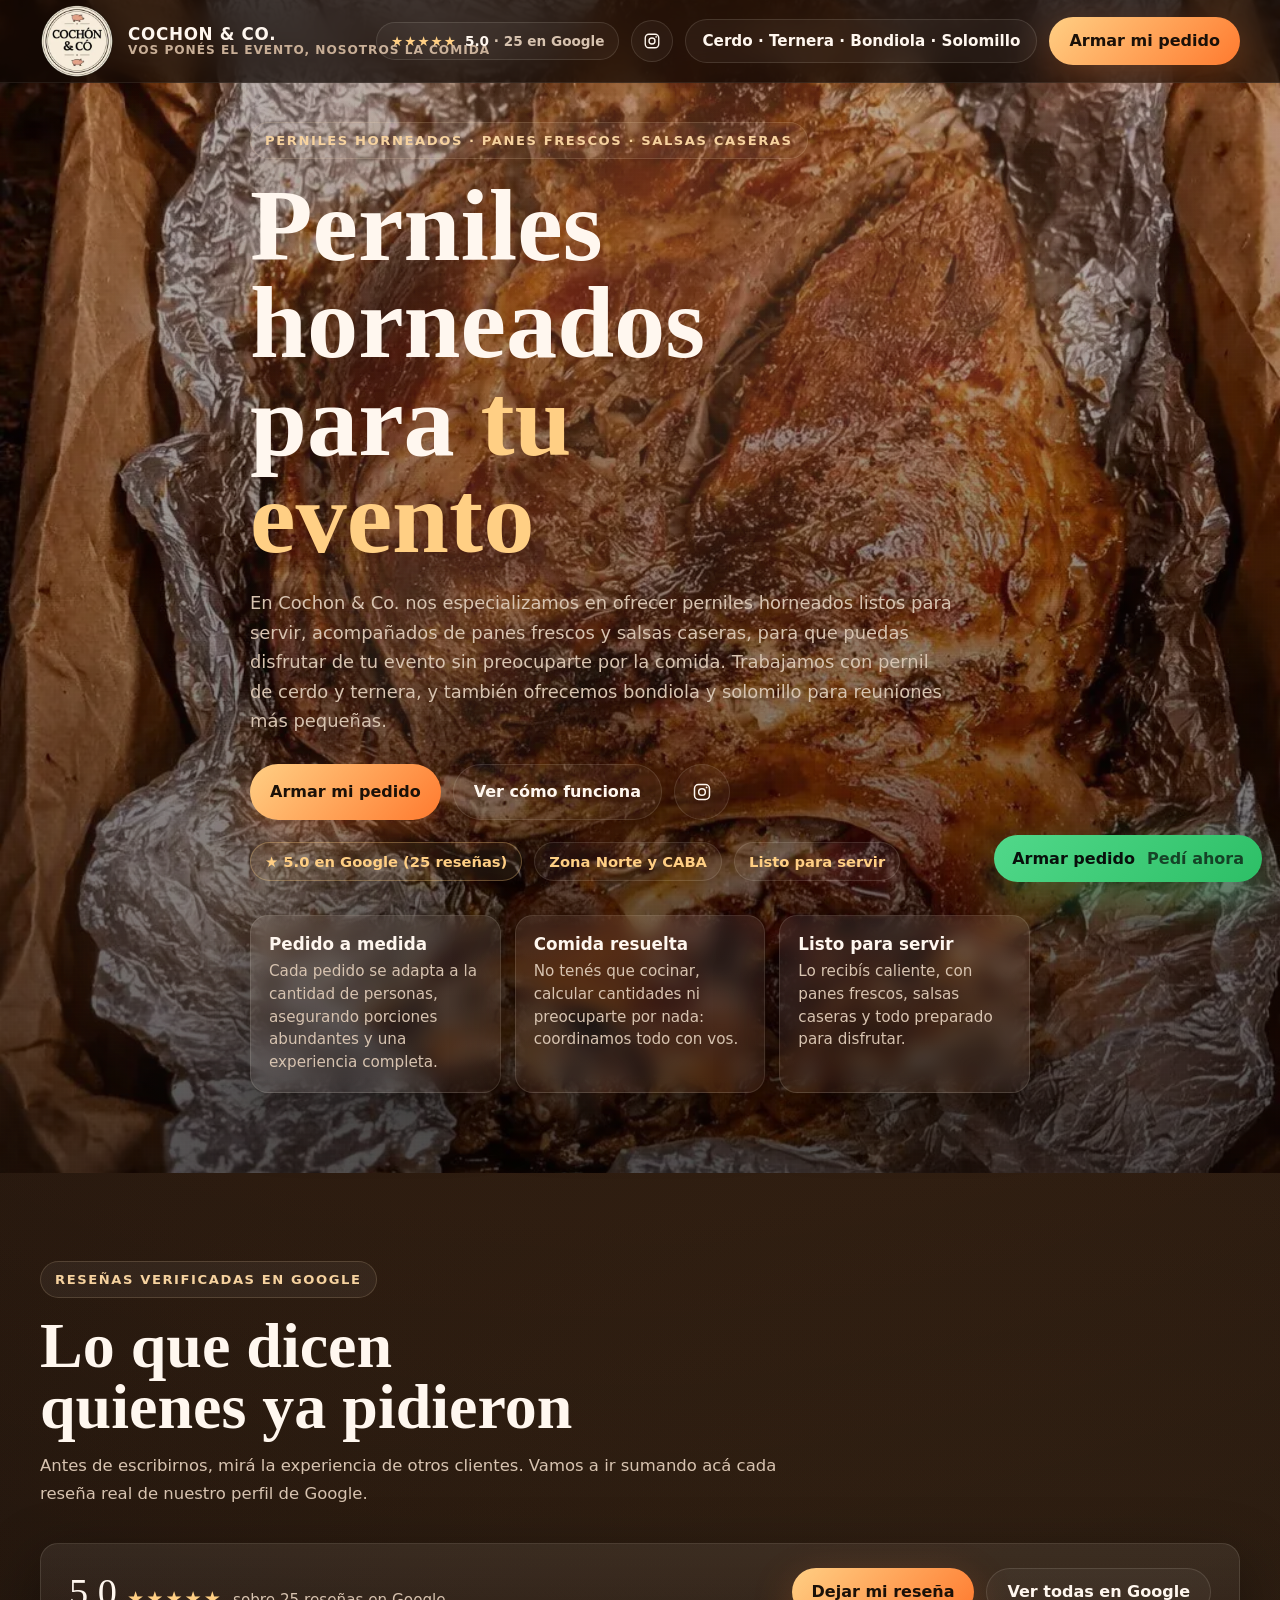
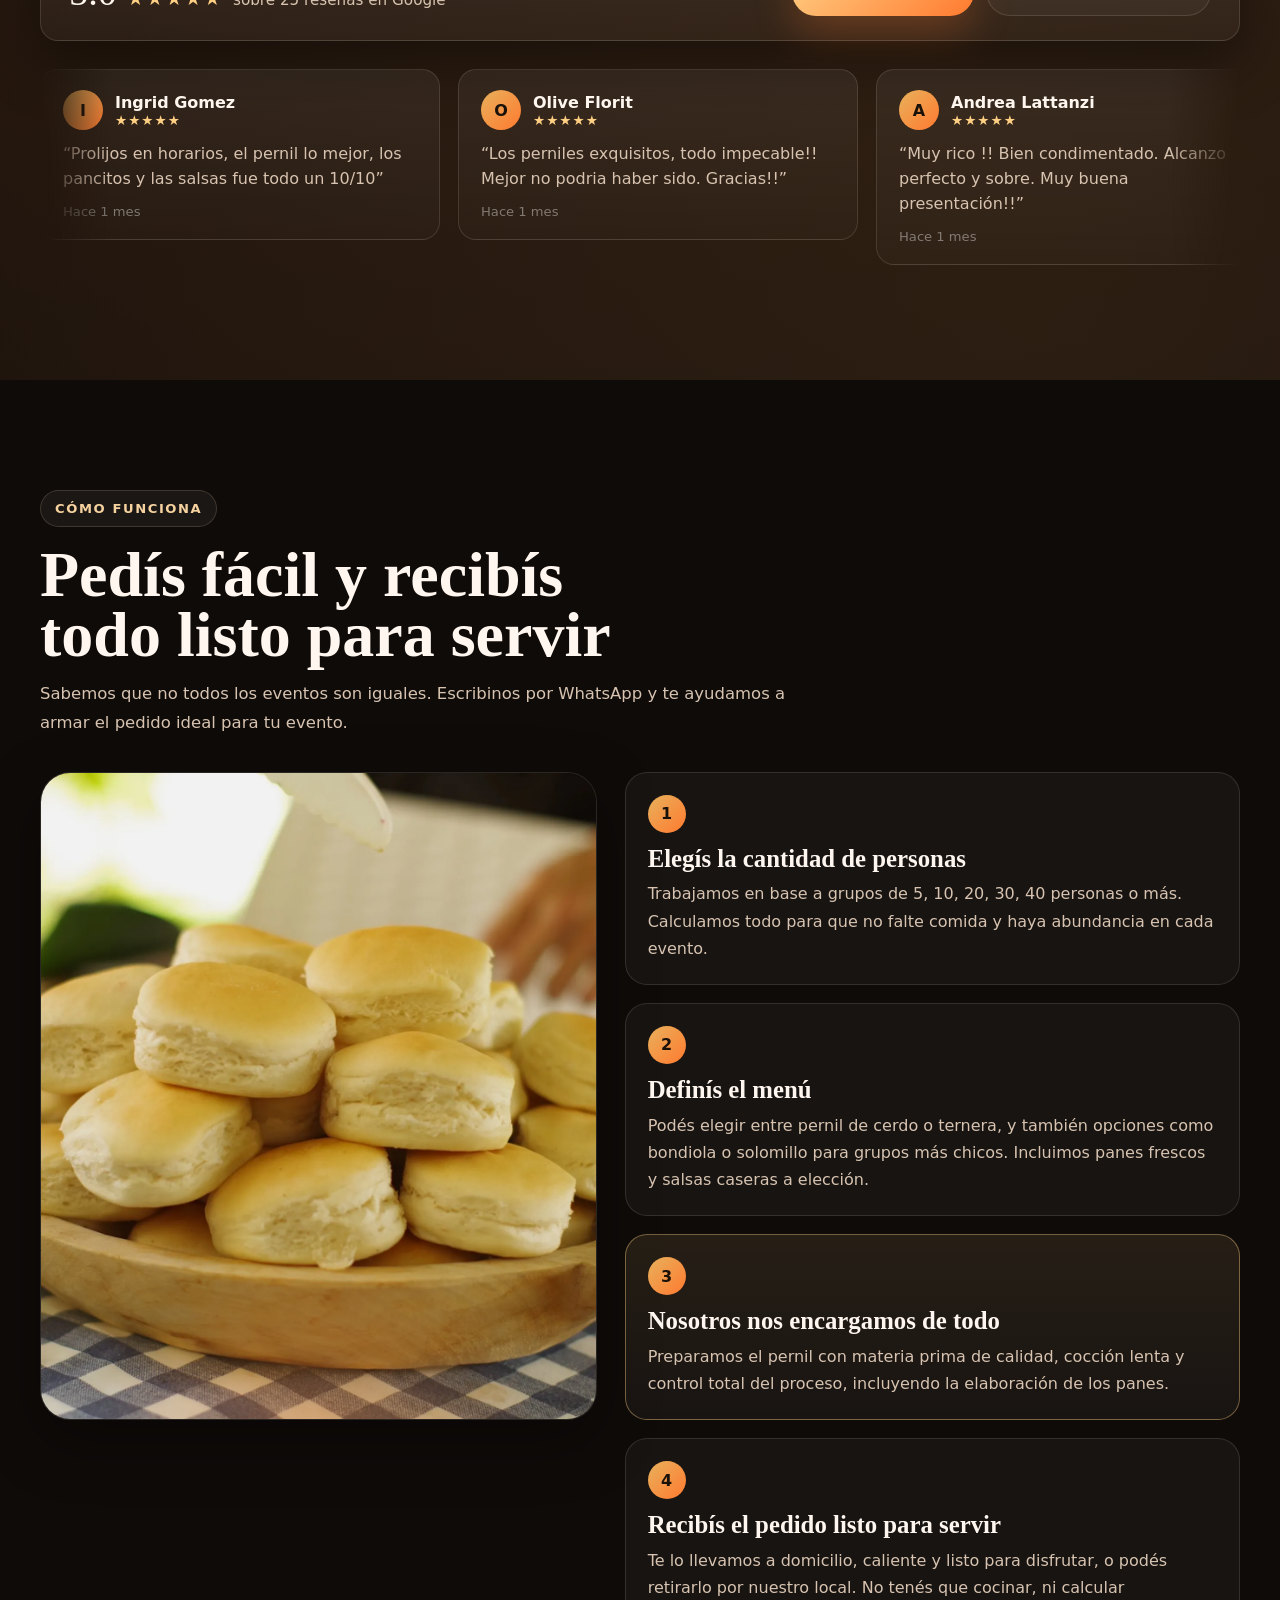
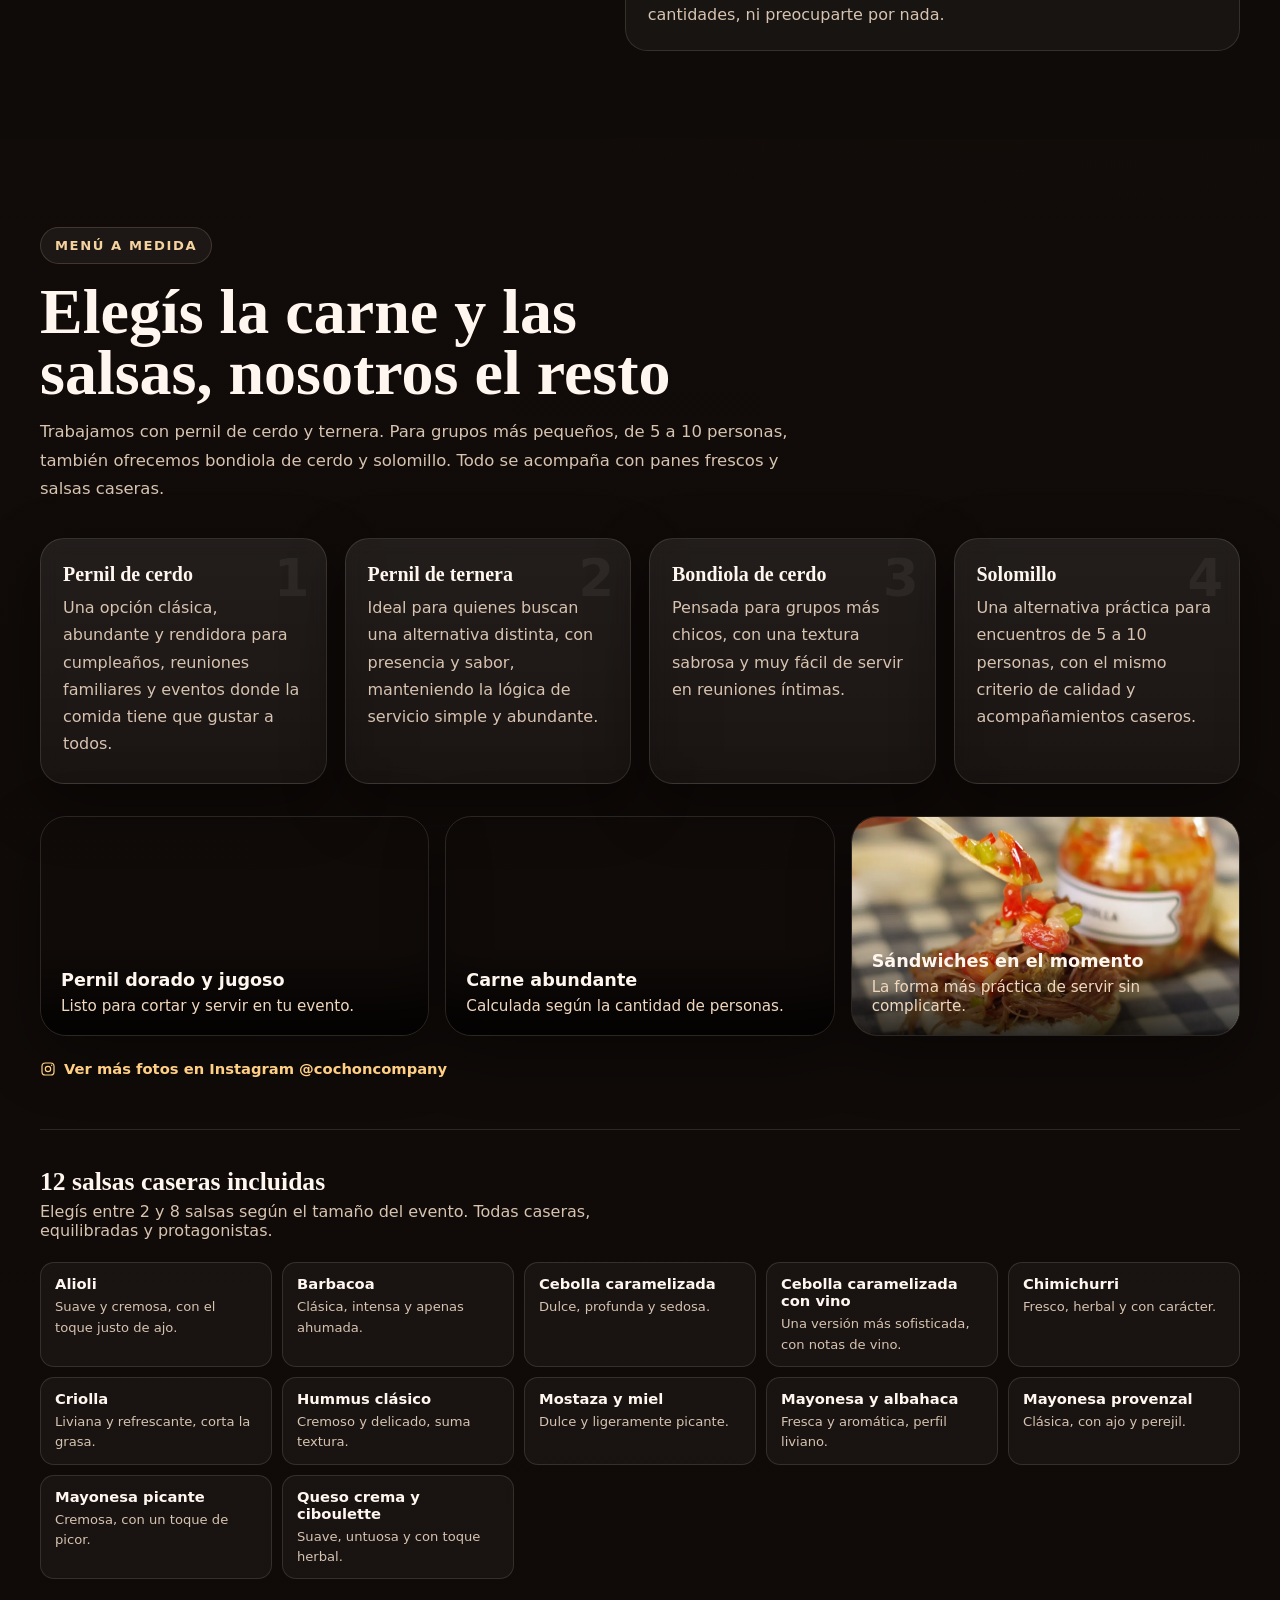
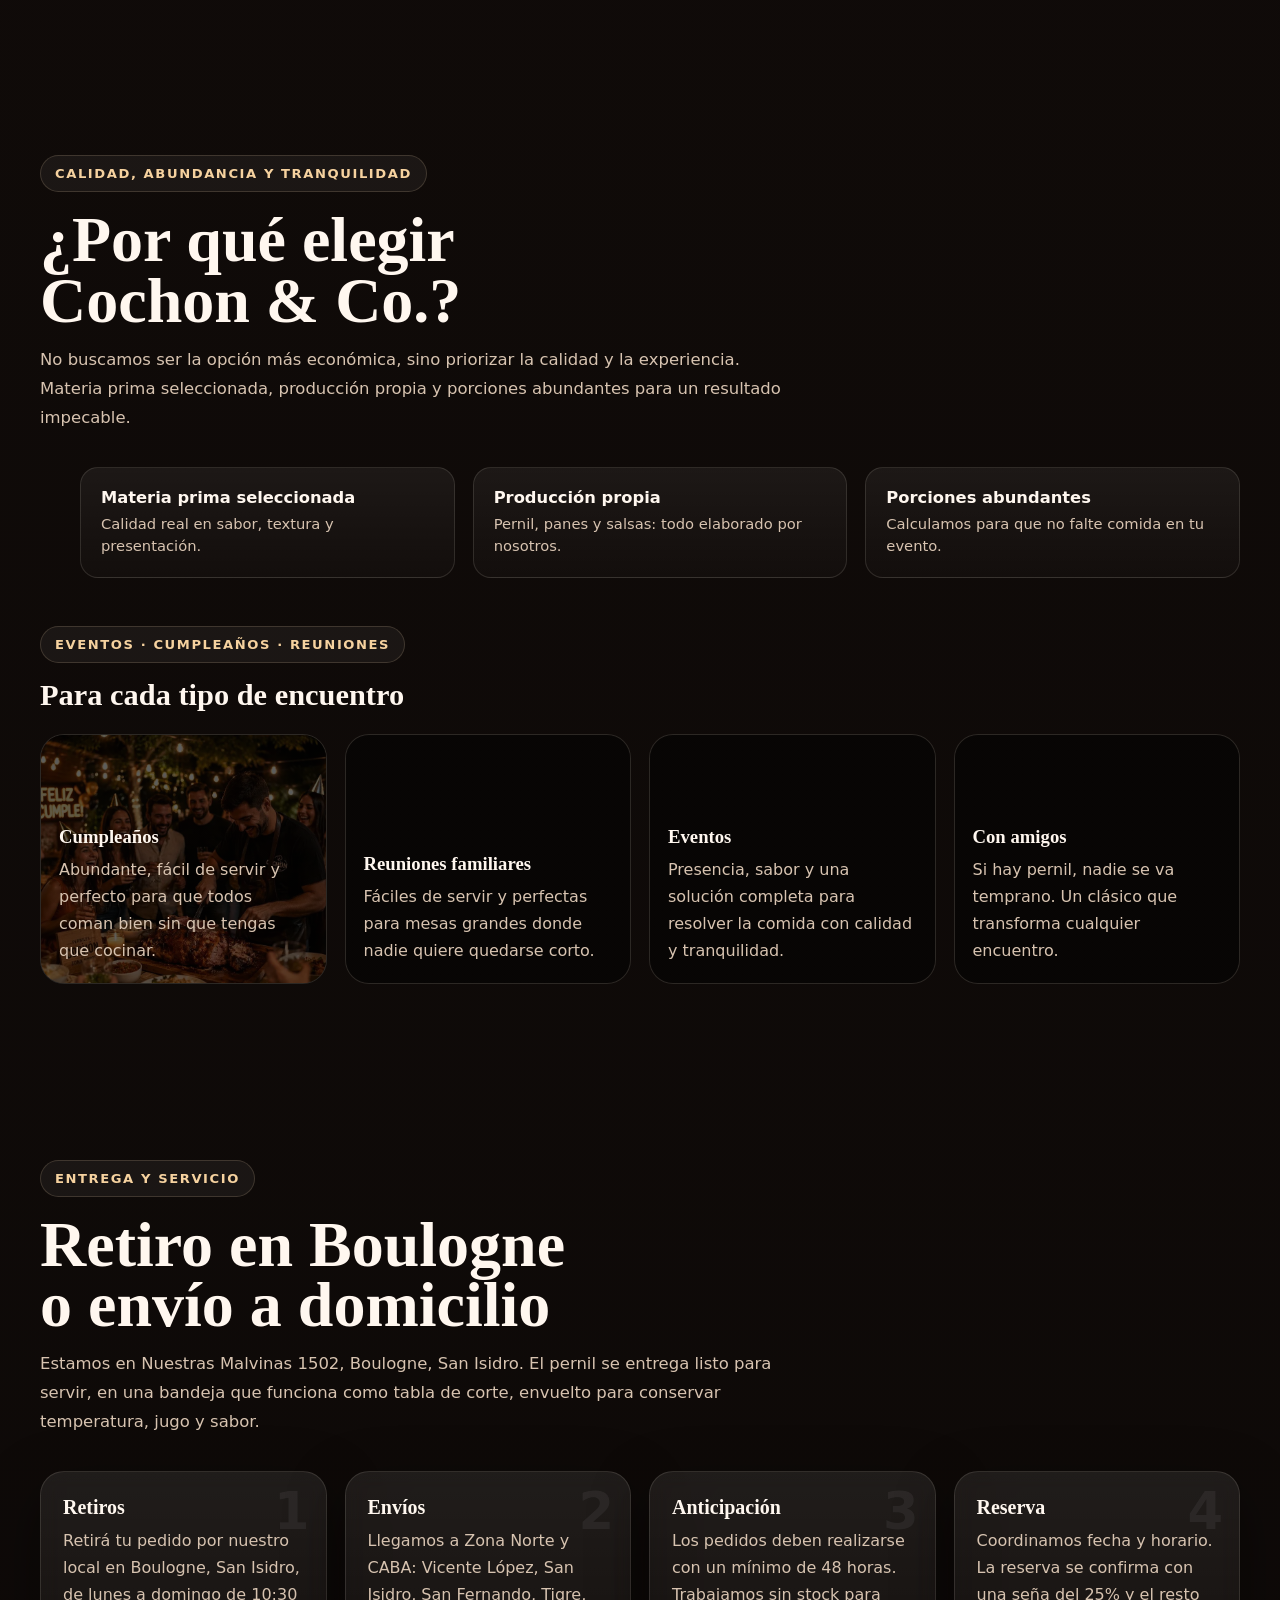
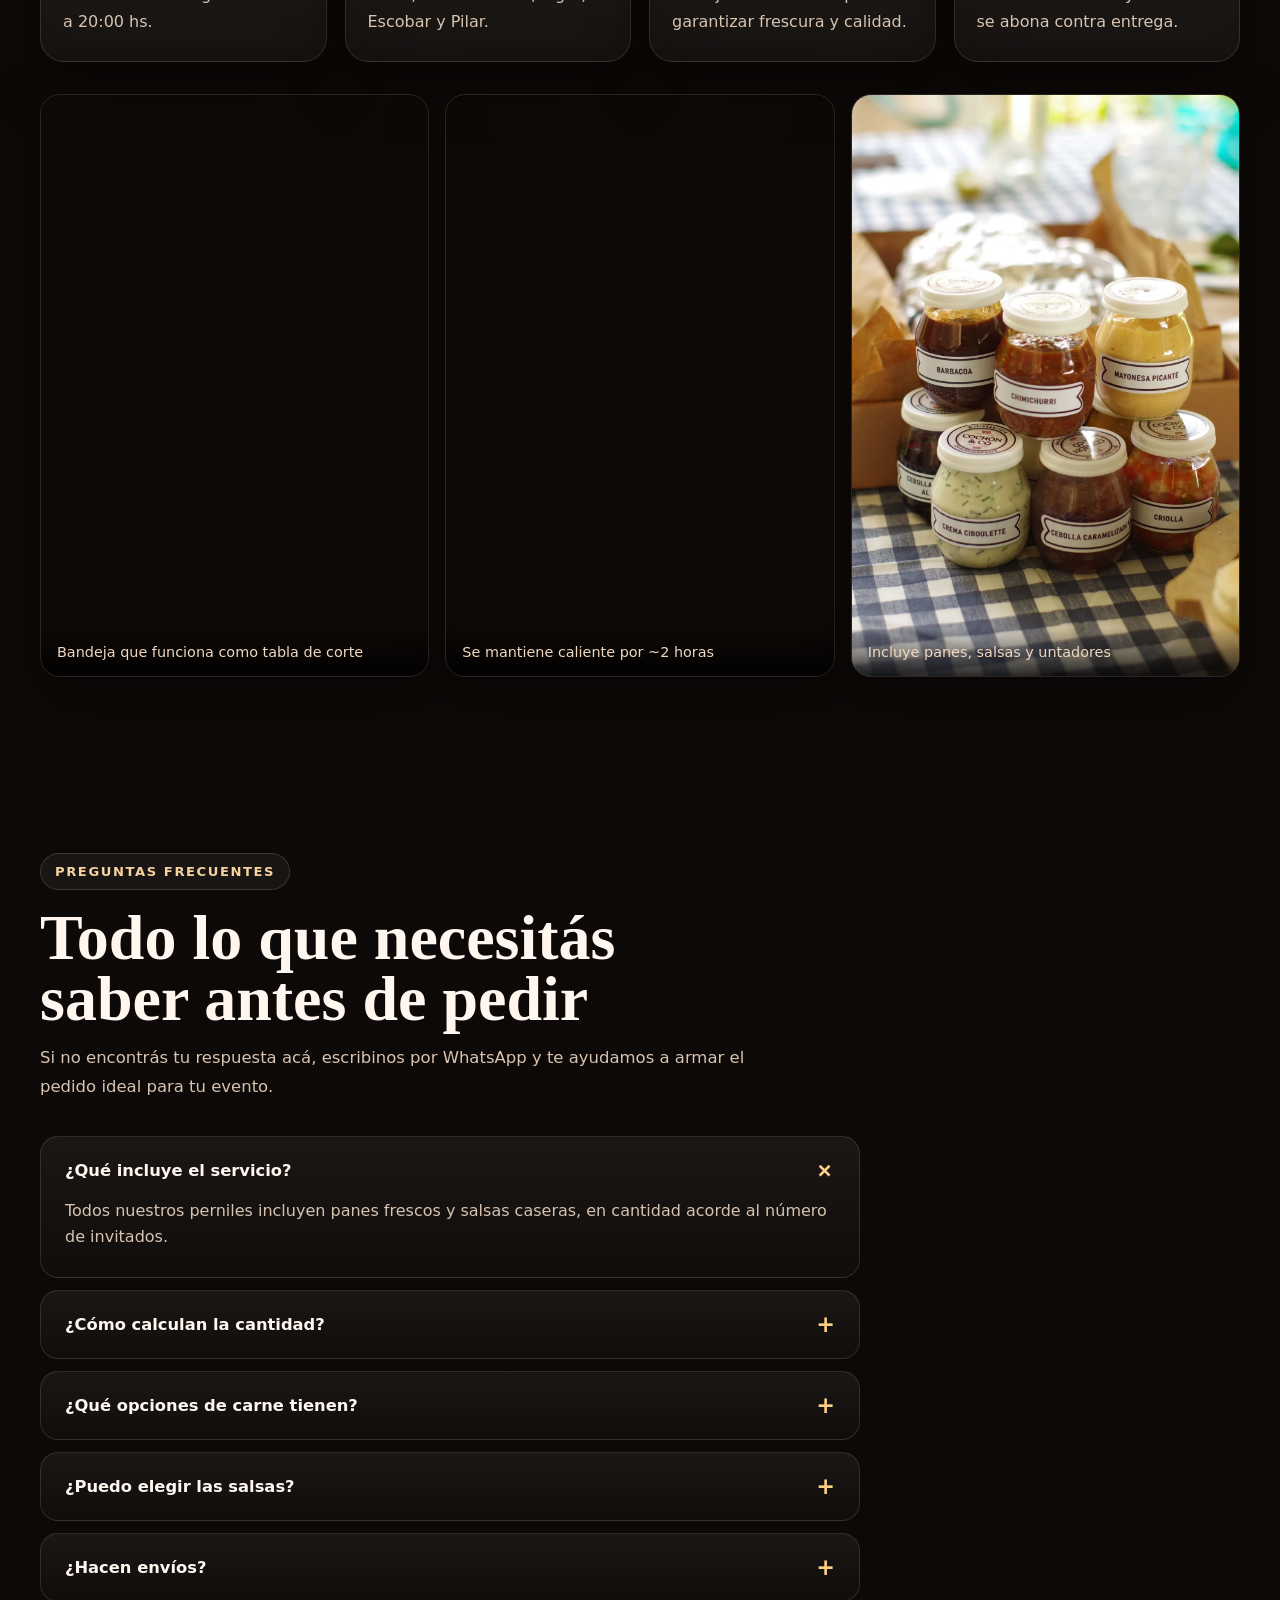
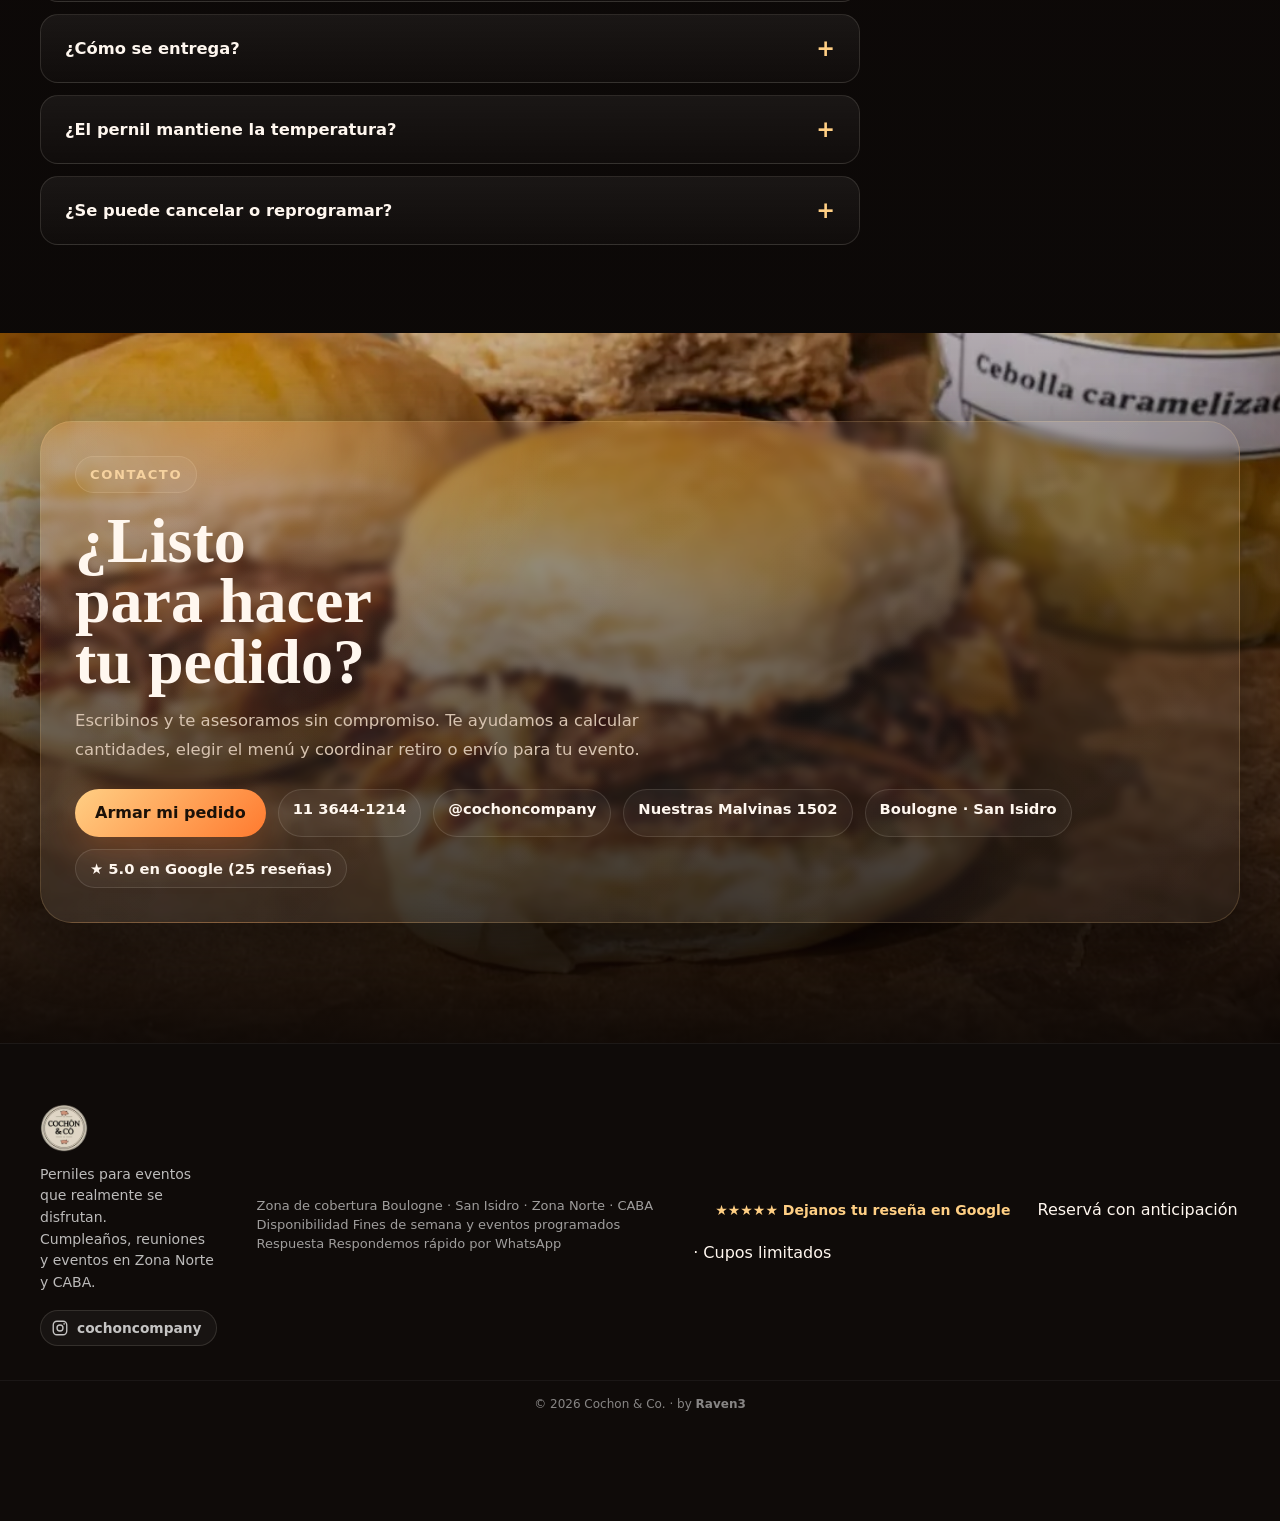
<file: index.html>
<!doctype html>
<html lang="es-AR">
  <head>
    <meta charset="UTF-8" />
    <meta
      name="viewport"
      content="width=device-width, initial-scale=1, viewport-fit=cover"
    />
    <title>Perniles para Eventos en Zona Norte y CABA | Cochon &amp; Co.</title>
    <meta
      name="description"
      content="Perniles horneados listos para servir, con panes frescos y salsas caseras. Pedí para tu evento en Zona Norte y CABA con 48hs de anticipación. 5.0★ en Google (22 reseñas)."
    />
    <meta name="robots" content="index,follow,max-image-preview:large" />
    <meta name="theme-color" content="#0f0b09" />
    <meta name="format-detection" content="telephone=no" />
    <link rel="canonical" href="https://pernilescochon.com.ar/" />

    <meta property="og:type" content="website" />
    <meta property="og:site_name" content="Cochon &amp; Co." />
    <meta property="og:locale" content="es_AR" />
    <meta
      property="og:title"
      content="Cochon &amp; Co. | Perniles para eventos"
    />
    <meta
      property="og:description"
      content="Perniles horneados para eventos, cumpleaños y reuniones. Cerdo, ternera, bondiola y solomillo, con panes frescos y salsas caseras."
    />
    <meta property="og:url" content="https://pernilescochon.com.ar/" />
    <meta
      property="og:image"
      content="https://pernilescochon.com.ar/assets/img/galeria/pernil-dorado-costra-crocante.jpg"
    />
    <meta property="og:image:width" content="1024" />
    <meta property="og:image:height" content="1365" />
    <meta name="twitter:card" content="summary_large_image" />
    <meta
      name="twitter:title"
      content="Cochon &amp; Co. | Perniles para eventos"
    />
    <meta
      name="twitter:description"
      content="Perniles horneados para eventos, cumpleaños y reuniones. Cerdo, ternera, bondiola y solomillo, con panes frescos y salsas caseras."
    />
    <meta
      name="twitter:image"
      content="https://pernilescochon.com.ar/assets/img/galeria/pernil-dorado-costra-crocante.jpg"
    />

    <link rel="icon" href="../assets/img/favicon/favicon.ico" sizes="any" />
    <link
      rel="icon"
      type="image/png"
      sizes="32x32"
      href="../assets/img/favicon/favicon-32x32.png"
    />
    <link
      rel="icon"
      type="image/png"
      sizes="16x16"
      href="../assets/img/favicon/favicon-16x16.png"
    />
    <link
      rel="apple-touch-icon"
      sizes="180x180"
      href="../assets/img/favicon/apple-touch-icon.png"
    />
    <link
      rel="preload"
      as="image"
      href="../assets/img/hero/pernil-horneado-eventos-zona-norte.webp"
      type="image/webp"
      fetchpriority="high"
    />
    <link rel="stylesheet" href="styles.css" />

    <script type="application/ld+json">
      {
        "@context": "https://schema.org",
        "@type": "FoodEstablishment",
        "name": "Cochon & Co.",
        "image": "https://pernilescochon.com.ar/assets/img/galeria/pernil-dorado-costra-crocante.jpg",
        "url": "https://pernilescochon.com.ar/",
        "telephone": "+54 9 11 3644-1214",
        "priceRange": "$$",
        "address": {
          "@type": "PostalAddress",
          "streetAddress": "Nuestras Malvinas 1502",
          "addressLocality": "Boulogne",
          "addressRegion": "Buenos Aires",
          "addressCountry": "AR"
        },
        "sameAs": [
          "https://www.instagram.com/cochoncompany",
          "https://www.google.com/maps?cid=4770668792370405659"
        ],
        "areaServed": [
          "Zona Norte",
          "CABA",
          "Vicente López",
          "San Isidro",
          "San Fernando",
          "Tigre",
          "Escobar",
          "Pilar"
        ],
        "openingHours": "Mo-Su 10:30-20:00",
        "aggregateRating": {
          "@type": "AggregateRating",
          "ratingValue": "5.0",
          "reviewCount": "22"
        },
        "description": "Perniles horneados listos para servir, con panes frescos y salsas caseras. Pedidos para eventos, cumpleaños y reuniones en Zona Norte y CABA.",
        "hasMenu": {
          "@type": "Menu",
          "name": "Menú de perniles",
          "hasMenuSection": [
            {
              "@type": "MenuSection",
              "name": "Carnes",
              "hasMenuItem": [
                { "@type": "MenuItem", "name": "Pernil de cerdo", "description": "Opción clásica, abundante y rendidora para cumpleaños, reuniones familiares y eventos." },
                { "@type": "MenuItem", "name": "Pernil de ternera", "description": "Alternativa con presencia y sabor, misma lógica de servicio simple y abundante." },
                { "@type": "MenuItem", "name": "Bondiola de cerdo", "description": "Pensada para grupos chicos, de 5 a 10 personas." },
                { "@type": "MenuItem", "name": "Solomillo", "description": "Alternativa práctica para encuentros de 5 a 10 personas." }
              ]
            },
            {
              "@type": "MenuSection",
              "name": "Acompañamientos",
              "description": "Panes frescos y salsas caseras incluidos en todos los pedidos, entre 2 y 8 salsas a elección según el tamaño del evento."
            }
          ]
        }
      }
    </script>

    <script type="application/ld+json">
      {
        "@context": "https://schema.org",
        "@type": "FAQPage",
        "mainEntity": [
          {
            "@type": "Question",
            "name": "¿Qué incluye el servicio?",
            "acceptedAnswer": {
              "@type": "Answer",
              "text": "Todos nuestros perniles incluyen panes frescos y salsas caseras, en cantidad acorde al número de invitados."
            }
          },
          {
            "@type": "Question",
            "name": "¿Cómo calculan la cantidad de comida?",
            "acceptedAnswer": {
              "@type": "Answer",
              "text": "Calculamos un promedio de 4 sándwiches por persona en grupos mixtos. Si el grupo no cae exactamente en un número redondo, ajustamos panes y coordinamos el detalle al momento del pedido."
            }
          },
          {
            "@type": "Question",
            "name": "¿Qué opciones de carne tienen?",
            "acceptedAnswer": {
              "@type": "Answer",
              "text": "Trabajamos con pernil de cerdo y ternera. Para grupos más pequeños, de 5 a 10 personas, ofrecemos bondiola de cerdo y solomillo."
            }
          },
          {
            "@type": "Question",
            "name": "¿Hacen envíos?",
            "acceptedAnswer": {
              "@type": "Answer",
              "text": "Realizamos envíos a domicilio en Zona Norte y CABA. También podés retirar tu pedido por nuestro local en Boulogne, San Isidro."
            }
          },
          {
            "@type": "Question",
            "name": "¿Con cuánta anticipación debo pedir?",
            "acceptedAnswer": {
              "@type": "Answer",
              "text": "Los pedidos deben realizarse con un mínimo de 48 horas de anticipación. Trabajamos sin stock para garantizar la frescura y calidad de cada pedido."
            }
          }
        ]
      }
    </script>
  </head>
  <body>
    <a class="skip-link" href="#inicio">Saltar al contenido</a>

    <header class="topbar">
      <div class="container topbar__inner">
        <a class="brand" href="#inicio" aria-label="Cochon &amp; Co.">
          <img
            src="../assets/img/logo/cochon-co-logo.webp"
            alt="Cochon &amp; Co."
            class="brand__logo"
            width="74"
            height="74"
            fetchpriority="high"
            decoding="async"
          />
          <div class="brand__text">
            <span class="brand__name">Cochon &amp; Co.</span>
            <span class="brand__sub">Vos ponés el evento, nosotros la comida</span>
          </div>
        </a>

        <div class="topbar__actions">
          <a
            class="rating-badge"
            data-resenas="badge"
            href="https://www.google.com/maps?cid=4770668792370405659"
            target="_blank"
            rel="noreferrer"
            aria-label="5.0 de 5 estrellas, 22 reseñas en Google"
          >
            <span class="rating-badge__stars" aria-hidden="true">★★★★★</span>
            <span class="rating-badge__text">5.0 <em>· 22 en Google</em></span>
          </a>
          <a
            class="social-icon"
            href="https://www.instagram.com/cochoncompany"
            target="_blank"
            rel="noreferrer"
            aria-label="Cochon & Co. en Instagram"
          >
            <svg viewBox="0 0 24 24" width="18" height="18" fill="none" stroke="currentColor" stroke-width="1.8" stroke-linecap="round" stroke-linejoin="round" aria-hidden="true">
              <rect x="3" y="3" width="18" height="18" rx="5" />
              <circle cx="12" cy="12" r="4" />
              <circle cx="17.5" cy="6.5" r="1.1" fill="currentColor" stroke="none" />
            </svg>
          </a>
          <div class="price-pill">Cerdo · Ternera · Bondiola · Solomillo</div>
          <a class="btn btn--primary" href="pedido.html">
            Armar mi pedido
          </a>
        </div>
      </div>
    </header>

    <main id="inicio">
      <section class="hero" aria-label="Perniles para eventos en Zona Norte y CABA">
        <div class="hero__media" aria-hidden="true">
          <video
            autoplay
            muted
            loop
            playsinline
            preload="metadata"
            poster="../assets/img/hero/pernil-horneado-eventos-zona-norte.webp"
          >
            <source src="../assets/video/video.mp4" type="video/mp4" />
          </video>
        </div>
        <div class="hero__overlay"></div>
        <div class="hero__noise"></div>
        <span class="smoke smoke--1" aria-hidden="true"></span>
        <span class="smoke smoke--2" aria-hidden="true"></span>
        <span class="smoke smoke--3" aria-hidden="true"></span>

        <div class="container hero__content">
          <div class="eyebrow">Perniles horneados · Panes frescos · Salsas caseras</div>

          <h1>Perniles horneados para <span>tu evento</span></h1>

          <p class="hero__lead">
            En Cochon &amp; Co. nos especializamos en ofrecer perniles horneados listos para servir, acompañados de panes frescos y salsas caseras, para que puedas disfrutar de tu evento sin preocuparte por la comida. Trabajamos con pernil de cerdo y ternera, y también ofrecemos bondiola y solomillo para reuniones más pequeñas.
          </p>

          <div class="hero__actions">
            <a class="btn btn--primary" href="pedido.html">
              Armar mi pedido
            </a>
            <a class="btn btn--ghost" href="#proceso">Ver cómo funciona</a>
            <a
              class="social-icon social-icon--hero"
              href="https://www.instagram.com/cochoncompany"
              target="_blank"
              rel="noreferrer"
              aria-label="Cochon & Co. en Instagram"
            >
              <svg viewBox="0 0 24 24" width="20" height="20" fill="none" stroke="currentColor" stroke-width="1.8" stroke-linecap="round" stroke-linejoin="round" aria-hidden="true">
                <rect x="3" y="3" width="18" height="18" rx="5" />
                <circle cx="12" cy="12" r="4" />
                <circle cx="17.5" cy="6.5" r="1.1" fill="currentColor" stroke="none" />
              </svg>
            </a>
          </div>

          <div class="hero__proof" aria-label="Datos clave del servicio">
            <a class="tag tag--rating" href="#resenas" data-resenas="tag">★ 5.0 en Google (22 reseñas)</a>
            <!-- <span class="tag">Desde 5 personas</span> -->
            <!-- <span class="tag">Cerdo y ternera</span> -->
            <span class="tag">Zona Norte y CABA</span>
            <span class="tag">Listo para servir</span>
          </div>

          <div class="hero__card fade-up">
            <article class="stat">
              <strong>Pedido a medida</strong>
              <span>Cada pedido se adapta a la cantidad de personas, asegurando porciones abundantes y una experiencia completa.</span>
            </article>
            <article class="stat">
              <strong>Comida resuelta</strong>
              <span>No tenés que cocinar, calcular cantidades ni preocuparte por nada: coordinamos todo con vos.</span>
            </article>
            <article class="stat">
              <strong>Listo para servir</strong>
              <span>Lo recibís caliente, con panes frescos, salsas caseras y todo preparado para disfrutar.</span>
            </article>
          </div>
        </div>
      </section>

      <section class="reviews" id="resenas">
        <div class="container">
          <div class="section-head fade-up">
            <div class="eyebrow">Reseñas verificadas en Google</div>
            <h2>Lo que dicen quienes ya pidieron</h2>
            <p>
              Antes de escribirnos, mirá la experiencia de otros clientes. Vamos a ir sumando acá cada reseña real de nuestro perfil de Google.
            </p>
          </div>

          <div class="reviews__summary fade-up">
            <div class="reviews__score">
              <span class="reviews__number" data-resenas="promedio">5.0</span>
              <span class="reviews__stars" aria-hidden="true" data-resenas="estrellas">★★★★★</span>
              <span class="reviews__count" data-resenas="total">sobre 22 reseñas en Google</span>
            </div>
            <div class="reviews__actions">
              <a
                class="btn btn--primary"
                href="https://www.google.com/maps?cid=4770668792370405659"
                target="_blank"
                rel="noreferrer"
              >
                Dejar mi reseña
              </a>
              <a
                class="btn btn--ghost"
                href="https://www.google.com/maps?cid=4770668792370405659"
                target="_blank"
                rel="noreferrer"
              >
                Ver todas en Google
              </a>
            </div>
          </div>

          <div class="reviews__marquee">
            <div class="reviews__track" id="reviewsTrack">
            <article class="review-card">
              <div class="review-card__head">
                <span class="review-card__avatar">E</span>
                <div>
                  <strong>Enzo Galindo Percaz</strong>
                  <span class="review-card__stars" aria-hidden="true">★★★★★</span>
                </div>
              </div>
              <p>“Impecable el trabajo de Fede, muy buena calidad y superó ampliamente nuestras expectativas. Les diría que es una garantía para quedar bien con todos los invitados que acudan al evento.”</p>
              <span class="review-card__date">Hace 3 días</span>
            </article>
            <article class="review-card">
              <div class="review-card__head">
                <span class="review-card__avatar">M</span>
                <div>
                  <strong>Marcela Muracciole</strong>
                  <span class="review-card__stars" aria-hidden="true">★★★★★</span>
                </div>
              </div>
              <p>“Excelente calidad, impecable servicio, puntuales en la entrega y muy buen precio. Altamente recomendable. Volveremos a contratarlos.”</p>
              <span class="review-card__date">Hace 3 días</span>
            </article>
            <article class="review-card">
              <div class="review-card__head">
                <span class="review-card__avatar">F</span>
                <div>
                  <strong>Florencia Gutierrez</strong>
                  <span class="review-card__stars" aria-hidden="true">★★★★★</span>
                </div>
              </div>
              <p>“Lo pedí para mi cumpleaños para 10 personas y fue un éxito! Inclusive sobró, los panes súper ricos y artesanales. El pernil de cerdo muy sabroso.”</p>
              <span class="review-card__date">Hace 3 semanas</span>
            </article>
            <article class="review-card">
              <div class="review-card__head">
                <span class="review-card__avatar">N</span>
                <div>
                  <strong>Nico Gomez</strong>
                  <span class="review-card__stars" aria-hidden="true">★★★★★</span>
                </div>
              </div>
              <p>“El pernil muy tierno y rico, las salsas muy buenas con el pan incluido. Excelente servicio.”</p>
              <span class="review-card__date">Hace 3 semanas</span>
            </article>
            <article class="review-card">
              <div class="review-card__head">
                <span class="review-card__avatar">S</span>
                <div>
                  <strong>Susana Acevedo Urturi</strong>
                  <span class="review-card__stars" aria-hidden="true">★★★★★</span>
                </div>
              </div>
              <p>“Un manjar!!! Todo!!!! El pernil, su punto de cocción, su sabor, las salsas, el pancito!!! IMPECABLE TODO”</p>
              <span class="review-card__date">Hace 2 meses</span>
            </article>
            <article class="review-card">
              <div class="review-card__head">
                <span class="review-card__avatar">E</span>
                <div>
                  <strong>Emilia Rodriguez Bruunet</strong>
                  <span class="review-card__stars" aria-hidden="true">★★★★★</span>
                </div>
              </div>
              <p>“La verdad que recomendadísimo, si la estás dudando pedí de acá. Hice un festejo para 60 personas y todos quedaron fascinados con el pernil. Hasta el día de hoy me siguen hablando de la comida. La presentación es hermosa y las salsas son riquísimas (recomiendo la de mostaza y miel, se acabó rapidísimo). Además la atención de Fede es muy buena!! Mi experiencia fue excelente 🙌🏻🙌🏻”</p>
              <span class="review-card__date">Hace 2 meses</span>
            </article>
            <article class="review-card">
              <div class="review-card__head">
                <span class="review-card__avatar">S</span>
                <div>
                  <strong>Sabrina Biscardi</strong>
                  <span class="review-card__stars" aria-hidden="true">★★★★★</span>
                </div>
              </div>
              <p>“Excelente! Le hice el pedido de un día para otro, y muy buena atención! Todo riquísimo!”</p>
              <span class="review-card__date">Hace 2 meses</span>
            </article>
            <article class="review-card">
              <div class="review-card__head">
                <span class="review-card__avatar">A</span>
                <div>
                  <strong>Agustina Tiscornia</strong>
                  <span class="review-card__stars" aria-hidden="true">★★★★★</span>
                </div>
              </div>
              <p>“Excelente servicio, la pata riquísima al igual que las salsas, y el pan increíble!!!!”</p>
              <span class="review-card__date">Hace 3 meses</span>
            </article>
            <article class="review-card">
              <div class="review-card__head">
                <span class="review-card__avatar">M</span>
                <div>
                  <strong>magra magra</strong>
                  <span class="review-card__stars" aria-hidden="true">★★★★★</span>
                </div>
              </div>
              <p>“Todo muy bien, rico, en horario, abundante y buena calidad!!! Lo recomiendo! Gracias chicos!”</p>
              <span class="review-card__date">Hace 4 meses</span>
            </article>
            <article class="review-card">
              <div class="review-card__head">
                <span class="review-card__avatar">M</span>
                <div>
                  <strong>Melany Petrongolo</strong>
                  <span class="review-card__stars" aria-hidden="true">★★★★★</span>
                </div>
              </div>
              <p>“Pedí bondiola braseada, muuuy rico! Súper tierna. Los pancitos y las salsas también de 10. Me lo enviaron a domicilio. Muy recomendado!”</p>
              <span class="review-card__date">Hace 5 meses</span>
            </article>
            <article class="review-card">
              <div class="review-card__head">
                <span class="review-card__avatar">N</span>
                <div>
                  <strong>Nicolas</strong>
                  <span class="review-card__stars" aria-hidden="true">★★★★★</span>
                </div>
              </div>
              <p>“Excelente calidad y servicio, todo recién hecho, espectacular, altamente recomendable, gracias.”</p>
              <span class="review-card__date">Hace 6 meses</span>
            </article>
            <article class="review-card">
              <div class="review-card__head">
                <span class="review-card__avatar">O</span>
                <div>
                  <strong>Ofelia Tellier</strong>
                  <span class="review-card__stars" aria-hidden="true">★★★★★</span>
                </div>
              </div>
              <span class="review-card__date">Hace 7 meses</span>
            </article>
            <article class="review-card">
              <div class="review-card__head">
                <span class="review-card__avatar">E</span>
                <div>
                  <strong>Eliana Buck</strong>
                  <span class="review-card__stars" aria-hidden="true">★★★★★</span>
                </div>
              </div>
              <p>“Buenísimo y riquísimo!!!! Comimos con toda mi familia después de navidades y no pudo estar mejor! Las salsas son riquísimas, se los recomiendo a todos! Gracias por la buena hospitalidad y la rica comida :)”</p>
              <span class="review-card__date">Hace 8 meses</span>
            </article>
            <article class="review-card">
              <div class="review-card__head">
                <span class="review-card__avatar">T</span>
                <div>
                  <strong>Theresa Hoffzimmer</strong>
                  <span class="review-card__stars" aria-hidden="true">★★★★★</span>
                </div>
              </div>
              <p>“Este pernil casero que probé es una verdadera joya de la cocina. Se nota que el corte de carne fue elegido con mucho cuidado. La textura del pernil estaba perfectamente tierna, jugosa y con ese punto de cocción ideal que logra deshacerse en la boca. Lo recomiendo 100% encima Fede es muy atento y puntual con los pedidos!”</p>
              <span class="review-card__date">Hace 8 meses</span>
            </article>
            <article class="review-card">
              <div class="review-card__head">
                <span class="review-card__avatar">A</span>
                <div>
                  <strong>Argos Maderas</strong>
                  <span class="review-card__stars" aria-hidden="true">★★★★★</span>
                </div>
              </div>
              <p>“Espectacular! Pedí 3 perniles para el cumpleaños sorpresa de mi papá y todos quedaron locos! Te da la opción de entrega fría o caliente, yo elegí que ya vengan calientes y vinieron listos para abrir y servir. Las salsas están muy bien logradas y el pan... el pan es una nube, una locura todo.”</p>
              <span class="review-card__date">Hace 8 meses</span>
            </article>
            <article class="review-card">
              <div class="review-card__head">
                <span class="review-card__avatar">N</span>
                <div>
                  <strong>Nati Ovalles Tellier</strong>
                  <span class="review-card__stars" aria-hidden="true">★★★★★</span>
                </div>
              </div>
              <p>“Excelente todo! Desde la atención hasta el pernil. Superó nuestras expectativas!”</p>
              <span class="review-card__date">Hace 8 meses</span>
            </article>
            <article class="review-card">
              <div class="review-card__head">
                <span class="review-card__avatar">R</span>
                <div>
                  <strong>Ruth Lack</strong>
                  <span class="review-card__stars" aria-hidden="true">★★★★★</span>
                </div>
              </div>
              <p>“Éramos poquitos y pedimos una bondiola para comer fría el 25 y fue un éxito, una textura suave con un gustito medio ahumado que le quedó excelente!! Sin dudas voy a volver a pedir una!!”</p>
              <span class="review-card__date">Hace 8 meses</span>
            </article>
            <article class="review-card">
              <div class="review-card__head">
                <span class="review-card__avatar">G</span>
                <div>
                  <strong>Guido Urruchua</strong>
                  <span class="review-card__stars" aria-hidden="true">★★★★★</span>
                </div>
              </div>
              <p>“Impecable todo, te resuelve el evento.”</p>
              <span class="review-card__date">Hace 8 meses</span>
            </article>
            <article class="review-card">
              <div class="review-card__head">
                <span class="review-card__avatar">J</span>
                <div>
                  <strong>Juan Martin Llado</strong>
                  <span class="review-card__stars" aria-hidden="true">★★★★★</span>
                </div>
              </div>
              <p>“Gracias por llegar a zona norte! De las mejores cosas que comí este 2026. Felicitaciones a los creadores de semejante producto 🎉”</p>
              <span class="review-card__date">Hace 8 meses</span>
            </article>
            <article class="review-card">
              <div class="review-card__head">
                <span class="review-card__avatar">J</span>
                <div>
                  <strong>Juan Ignacio Verona</strong>
                  <span class="review-card__stars" aria-hidden="true">★★★★★</span>
                </div>
              </div>
              <p>“Pernil, salsas y panes un 10. Pedimos para una reunión de trabajo y salió todo perfecto. Ganaron varios clientes por acá.”</p>
              <span class="review-card__date">Hace 8 meses</span>
            </article>
            <article class="review-card">
              <div class="review-card__head">
                <span class="review-card__avatar">R</span>
                <div>
                  <strong>Rodrigo Sero</strong>
                  <span class="review-card__stars" aria-hidden="true">★★★★★</span>
                </div>
              </div>
              <p>“Excelentes productos, los pedimos para un casamiento y todo perfecto! Además de buena calidad la atención fue muy buena. Recomiendo 100%”</p>
              <span class="review-card__date">Hace 8 meses</span>
            </article>
            <article class="review-card">
              <div class="review-card__head">
                <span class="review-card__avatar">P</span>
                <div>
                  <strong>Pablo de Vera</strong>
                  <span class="review-card__stars" aria-hidden="true">★★★★★</span>
                </div>
              </div>
              <p>“Excelente calidad de los productos y un sabor espectacular!! Los condimentos un 100 super recomendado!!”</p>
              <span class="review-card__date">Hace 8 meses</span>
            </article>
            </div>
          </div>
        </div>
      </section>

      <section class="story" id="proceso">
        <div class="container">
          <div class="section-head fade-up">
            <div class="eyebrow">Cómo funciona</div>
            <h2>Pedís fácil y recibís todo listo para servir</h2>
            <p>
              Sabemos que no todos los eventos son iguales. Escribinos por WhatsApp y te ayudamos a armar el pedido ideal para tu evento.
            </p>
          </div>

          <div class="story__wrap">
            <div class="story__sticky fade-up">
              <div class="story__stage">
                <img
                  class="story__image is-active"
                  src="../assets/img/galeria/pernil-preparado-para-horno.webp"
                  alt="Pernil preparado para cocción"
                  data-story-image="0"
                  width="1080"
                  height="1440"
                  decoding="async"
                />
                <img
                  class="story__image"
                  src="../assets/img/galeria/pernil-coccion-lenta.webp"
                  alt="Pernil en cocción lenta"
                  data-story-image="1"
                  width="1080"
                  height="720"
                  loading="lazy"
                  decoding="async"
                />
                <img
                  class="story__image"
                  src="../assets/img/galeria/panes-frescos-caseros.webp"
                  alt="Panes frescos para acompañar pernil"
                  data-story-image="2"
                  width="1280"
                  height="1920"
                  loading="lazy"
                  decoding="async"
                />
                <img
                  class="story__image"
                  src="../assets/img/galeria/sandwiches-pernil-armado.webp"
                  alt="Pedido de pernil listo para servir"
                  data-story-image="3"
                  width="1280"
                  height="1920"
                  loading="lazy"
                  decoding="async"
                />
                <div class="story__glow"></div>
              </div>
            </div>

            <div class="story__steps">
              <article class="step fade-up" data-step="0">
                <div class="step__n">1</div>
                <h3>Elegís la cantidad de personas</h3>
                <p>
                  Trabajamos en base a grupos de 5, 10, 20, 30, 40 personas o más. Calculamos todo para que no falte comida y haya abundancia en cada evento.
                </p>
              </article>

              <article class="step fade-up" data-step="1">
                <div class="step__n">2</div>
                <h3>Definís el menú</h3>
                <p>
                  Podés elegir entre pernil de cerdo o ternera, y también opciones como bondiola o solomillo para grupos más chicos. Incluimos panes frescos y salsas caseras a elección.
                </p>
              </article>

              <article class="step fade-up" data-step="2">
                <div class="step__n">3</div>
                <h3>Nosotros nos encargamos de todo</h3>
                <p>
                  Preparamos el pernil con materia prima de calidad, cocción lenta y control total del proceso, incluyendo la elaboración de los panes.
                </p>
              </article>

              <article class="step fade-up" data-step="3">
                <div class="step__n">4</div>
                <h3>Recibís el pedido listo para servir</h3>
                <p>
                  Te lo llevamos a domicilio, caliente y listo para disfrutar, o podés retirarlo por nuestro local. No tenés que cocinar, ni calcular cantidades, ni preocuparte por nada.
                </p>
              </article>
            </div>
          </div>
        </div>
      </section>

      <section class="menu" id="menu">
        <div class="container">
          <div class="section-head fade-up">
            <div class="eyebrow">Menú a medida</div>
            <h2>Elegís la carne y las salsas, nosotros el resto</h2>
            <p>
              Trabajamos con pernil de cerdo y ternera. Para grupos más pequeños, de 5 a 10 personas, también ofrecemos bondiola de cerdo y solomillo. Todo se acompaña con panes frescos y salsas caseras.
            </p>
          </div>

          <div class="process__grid">
            <article class="process-card fade-up" data-step="1">
              <h3>Pernil de cerdo</h3>
              <p>Una opción clásica, abundante y rendidora para cumpleaños, reuniones familiares y eventos donde la comida tiene que gustar a todos.</p>
            </article>

            <article class="process-card fade-up" data-step="2">
              <h3>Pernil de ternera</h3>
              <p>Ideal para quienes buscan una alternativa distinta, con presencia y sabor, manteniendo la lógica de servicio simple y abundante.</p>
            </article>

            <article class="process-card fade-up" data-step="3">
              <h3>Bondiola de cerdo</h3>
              <p>Pensada para grupos más chicos, con una textura sabrosa y muy fácil de servir en reuniones íntimas.</p>
            </article>

            <article class="process-card fade-up" data-step="4">
              <h3>Solomillo</h3>
              <p>Una alternativa práctica para encuentros de 5 a 10 personas, con el mismo criterio de calidad y acompañamientos caseros.</p>
            </article>
          </div>

          <div class="menu__gallery">
            <article class="gallery__item fade-up">
              <img
                src="../assets/img/galeria/pernil-dorado-costra-crocante.webp"
                alt="Pernil dorado con costra crocante"
                width="1024"
                height="1365"
                loading="lazy"
                decoding="async"
              />
              <div class="gallery__overlay">
                <strong>Pernil dorado y jugoso</strong>
                <span>Listo para cortar y servir en tu evento.</span>
              </div>
            </article>

            <article class="gallery__item fade-up">
              <img
                src="../assets/img/galeria/pernil-desmenuzado-jugoso.webp"
                alt="Pernil desmenuzado jugoso"
                width="1280"
                height="1920"
                loading="lazy"
                decoding="async"
              />
              <div class="gallery__overlay">
                <strong>Carne abundante</strong>
                <span>Calculada según la cantidad de personas.</span>
              </div>
            </article>

            <article class="gallery__item fade-up">
              <img
                src="../assets/img/galeria/sandwiches-pernil-armado.webp"
                alt="Armado de sandwiches de pernil"
                width="1280"
                height="1920"
                loading="lazy"
                decoding="async"
              />
              <div class="gallery__overlay">
                <strong>Sándwiches en el momento</strong>
                <span>La forma más práctica de servir sin complicarte.</span>
              </div>
            </article>
          </div>

          <a
            class="link-instagram fade-up"
            href="https://www.instagram.com/cochoncompany"
            target="_blank"
            rel="noreferrer"
          >
            <svg viewBox="0 0 24 24" width="16" height="16" fill="none" stroke="currentColor" stroke-width="1.8" stroke-linecap="round" stroke-linejoin="round" aria-hidden="true">
              <rect x="3" y="3" width="18" height="18" rx="5" />
              <circle cx="12" cy="12" r="4" />
              <circle cx="17.5" cy="6.5" r="1.1" fill="currentColor" stroke="none" />
            </svg>
            Ver más fotos en Instagram @cochoncompany
          </a>

          <div class="menu__sauces fade-up">
            <h3>12 salsas caseras incluidas</h3>
            <p>Elegís entre 2 y 8 salsas según el tamaño del evento. Todas caseras, equilibradas y protagonistas.</p>

            <div class="sauce-grid">
              <div class="sauce-chip"><strong>Alioli</strong><span>Suave y cremosa, con el toque justo de ajo.</span></div>
              <div class="sauce-chip"><strong>Barbacoa</strong><span>Clásica, intensa y apenas ahumada.</span></div>
              <div class="sauce-chip"><strong>Cebolla caramelizada</strong><span>Dulce, profunda y sedosa.</span></div>
              <div class="sauce-chip"><strong>Cebolla caramelizada con vino</strong><span>Una versión más sofisticada, con notas de vino.</span></div>
              <div class="sauce-chip"><strong>Chimichurri</strong><span>Fresco, herbal y con carácter.</span></div>
              <div class="sauce-chip"><strong>Criolla</strong><span>Liviana y refrescante, corta la grasa.</span></div>
              <div class="sauce-chip"><strong>Hummus clásico</strong><span>Cremoso y delicado, suma textura.</span></div>
              <div class="sauce-chip"><strong>Mostaza y miel</strong><span>Dulce y ligeramente picante.</span></div>
              <div class="sauce-chip"><strong>Mayonesa y albahaca</strong><span>Fresca y aromática, perfil liviano.</span></div>
              <div class="sauce-chip"><strong>Mayonesa provenzal</strong><span>Clásica, con ajo y perejil.</span></div>
              <div class="sauce-chip"><strong>Mayonesa picante</strong><span>Cremosa, con un toque de picor.</span></div>
              <div class="sauce-chip"><strong>Queso crema y ciboulette</strong><span>Suave, untuosa y con toque herbal.</span></div>
            </div>
          </div>
        </div>
      </section>

      <section class="why">
        <div class="container">
          <div class="section-head fade-up">
            <div class="eyebrow">Calidad, abundancia y tranquilidad</div>
            <h2>¿Por qué elegir Cochon &amp; Co.?</h2>
            <p>
              No buscamos ser la opción más económica, sino priorizar la calidad y la experiencia. Materia prima seleccionada, producción propia y porciones abundantes para un resultado impecable.
            </p>
          </div>

          <ul class="why__list fade-up">
            <li><strong>Materia prima seleccionada</strong><span>Calidad real en sabor, textura y presentación.</span></li>
            <li><strong>Producción propia</strong><span>Pernil, panes y salsas: todo elaborado por nosotros.</span></li>
            <li><strong>Porciones abundantes</strong><span>Calculamos para que no falte comida en tu evento.</span></li>
          </ul>

          <div class="section-head section-head--tight fade-up">
            <div class="eyebrow">Eventos · Cumpleaños · Reuniones</div>
            <h3>Para cada tipo de encuentro</h3>
          </div>

          <div class="occasion__grid">
            <article class="occasion fade-up">
              <div class="occasion__media">
                <img
                  src="../assets/img/ocasiones/perniles-para-cumpleanos.webp"
                  alt="Perniles para cumpleaños"
                  width="900"
                  height="720"
                  loading="lazy"
                  decoding="async"
                />
              </div>
              <div class="occasion__body">
                <h3>Cumpleaños</h3>
                <p>Abundante, fácil de servir y perfecto para que todos coman bien sin que tengas que cocinar.</p>
              </div>
            </article>

            <article class="occasion fade-up">
              <div class="occasion__media">
                <img
                  src="../assets/img/ocasiones/perniles-reuniones-familiares.webp"
                  alt="Perniles para reuniones familiares"
                  width="900"
                  height="720"
                  loading="lazy"
                  decoding="async"
                />
              </div>
              <div class="occasion__body">
                <h3>Reuniones familiares</h3>
                <p>Fáciles de servir y perfectas para mesas grandes donde nadie quiere quedarse corto.</p>
              </div>
            </article>

            <article class="occasion fade-up">
              <div class="occasion__media">
                <img
                  src="../assets/img/ocasiones/perniles-para-eventos.webp"
                  alt="Perniles para eventos"
                  width="900"
                  height="720"
                  loading="lazy"
                  decoding="async"
                />
              </div>
              <div class="occasion__body">
                <h3>Eventos</h3>
                <p>Presencia, sabor y una solución completa para resolver la comida con calidad y tranquilidad.</p>
              </div>
            </article>

            <article class="occasion fade-up">
              <div class="occasion__media">
                <img
                  src="../assets/img/ocasiones/perniles-reuniones-amigos.webp"
                  alt="Perniles para reuniones con amigos"
                  width="900"
                  height="720"
                  loading="lazy"
                  decoding="async"
                />
              </div>
              <div class="occasion__body">
                <h3>Con amigos</h3>
                <p>Si hay pernil, nadie se va temprano. Un clásico que transforma cualquier encuentro.</p>
              </div>
            </article>
          </div>
        </div>
      </section>

      <section class="delivery" id="envios">
        <div class="container">
          <div class="section-head fade-up">
            <div class="eyebrow">Entrega y servicio</div>
            <h2>Retiro en Boulogne o envío a domicilio</h2>
            <p>
              Estamos en Nuestras Malvinas 1502, Boulogne, San Isidro. El pernil se entrega listo para servir, en una bandeja que funciona como tabla de corte, envuelto para conservar temperatura, jugo y sabor.
            </p>
          </div>

          <div class="process__grid">
            <article class="process-card fade-up" data-step="1">
              <h3>Retiros</h3>
              <p>Retirá tu pedido por nuestro local en Boulogne, San Isidro, de lunes a domingo de 10:30 a 20:00 hs.</p>
            </article>

            <article class="process-card fade-up" data-step="2">
              <h3>Envíos</h3>
              <p>Llegamos a Zona Norte y CABA: Vicente López, San Isidro, San Fernando, Tigre, Escobar y Pilar.</p>
            </article>

            <article class="process-card fade-up" data-step="3">
              <h3>Anticipación</h3>
              <p>Los pedidos deben realizarse con un mínimo de 48 horas. Trabajamos sin stock para garantizar frescura y calidad.</p>
            </article>

            <article class="process-card fade-up" data-step="4">
              <h3>Reserva</h3>
              <p>Coordinamos fecha y horario. La reserva se confirma con una seña del 25% y el resto se abona contra entrega.</p>
            </article>
          </div>

          <div class="delivery__strip fade-up">
            <div class="delivery__point">
              <img src="../assets/img/entrega/pernil-bandeja-tabla-corte.webp" alt="Pernil en bandeja para corte" width="1080" height="1440" loading="lazy" decoding="async" />
              <span>Bandeja que funciona como tabla de corte</span>
            </div>
            <div class="delivery__point">
              <img src="../assets/img/entrega/pernil-caliente-listo-para-servir.webp" alt="Pernil caliente listo para entrega a domicilio en Zona Norte y CABA" width="1080" height="1440" loading="lazy" decoding="async" />
              <span>Se mantiene caliente por ~2 horas</span>
            </div>
            <div class="delivery__point">
              <img src="../assets/img/entrega/salsas-caseras-untadores.webp" alt="Salsas caseras y untadores" width="1280" height="1920" loading="lazy" decoding="async" />
              <span>Incluye panes, salsas y untadores</span>
            </div>
          </div>
        </div>
      </section>

      <section id="faq">
        <div class="container">
          <div class="section-head fade-up">
            <div class="eyebrow">Preguntas frecuentes</div>
            <h2>Todo lo que necesitás saber antes de pedir</h2>
            <p>
              Si no encontrás tu respuesta acá, escribinos por WhatsApp y te ayudamos a armar el pedido ideal para tu evento.
            </p>
          </div>

          <div class="accordion fade-up">
            <details class="accordion__item" open>
              <summary>¿Qué incluye el servicio?</summary>
              <p>Todos nuestros perniles incluyen panes frescos y salsas caseras, en cantidad acorde al número de invitados.</p>
            </details>
            <details class="accordion__item">
              <summary>¿Cómo calculan la cantidad?</summary>
              <p>Calculamos un promedio de 4 sándwiches por persona en grupos mixtos. Si tu grupo no cae en un número redondo, ajustamos panes y coordinamos el detalle con vos.</p>
            </details>
            <details class="accordion__item">
              <summary>¿Qué opciones de carne tienen?</summary>
              <p>Trabajamos con pernil de cerdo y ternera. Para grupos más pequeños, ofrecemos bondiola de cerdo y solomillo.</p>
            </details>
            <details class="accordion__item">
              <summary>¿Puedo elegir las salsas?</summary>
              <p>Sí. Podés elegir entre nuestras 12 salsas caseras. La cantidad incluida va de 2 a 8 según el tamaño del evento: desde 2 salsas para grupos de 5 a 10 personas, hasta 8 para eventos de 100.</p>
            </details>
            <details class="accordion__item">
              <summary>¿Hacen envíos?</summary>
              <p>Realizamos envíos a domicilio en Zona Norte y CABA. También podés retirar tu pedido por nuestro local en Boulogne.</p>
            </details>
            <details class="accordion__item">
              <summary>¿Cómo se entrega?</summary>
              <p>Se entrega listo para servir, en bandeja que funciona como tabla de corte, envuelto para conservar temperatura, jugo y sabor.</p>
            </details>
            <details class="accordion__item">
              <summary>¿El pernil mantiene la temperatura?</summary>
              <p>Sí, el envoltorio permite conservar el calor por aproximadamente 2 horas.</p>
            </details>
            <details class="accordion__item">
              <summary>¿Se puede cancelar o reprogramar?</summary>
              <p>La seña no es reembolsable. El pedido puede reprogramarse con previo aviso de 12 a 24 horas, sujeto a disponibilidad.</p>
            </details>
          </div>
        </div>
      </section>

      <section class="cta" id="contacto">
        <div class="cta__media" aria-hidden="true">
          <video
            autoplay
            muted
            loop
            playsinline
            preload="metadata"
            poster="../assets/img/cta/sandwich-pernil-cta.webp"
          >
            <source src="../assets/video/video2.mp4" type="video/mp4" />
          </video>
        </div>
        <div class="container">
          <div class="cta__box fade-up">
            <div class="eyebrow">Contacto</div>
            <h2>¿Listo para hacer tu pedido?</h2>
            <p>
              Escribinos y te asesoramos sin compromiso. Te ayudamos a calcular cantidades, elegir el menú y coordinar retiro o envío para tu evento.
            </p>

            <div class="cta-row">
              <a class="btn btn--primary" href="pedido.html">
                Armar mi pedido
              </a>
              <span class="mini-pill">11 3644-1214</span>
              <a
                class="mini-pill mini-pill--link"
                href="https://www.instagram.com/cochoncompany"
                target="_blank"
                rel="noreferrer"
              >
                <!-- <svg viewBox="0 0 24 24" width="14" height="14" fill="none" stroke="currentColor" stroke-width="1.8" stroke-linecap="round" stroke-linejoin="round" aria-hidden="true">
                  <rect x="3" y="3" width="18" height="18" rx="5" />
                  <circle cx="12" cy="12" r="4" />
                  <circle cx="17.5" cy="6.5" r="1.1" fill="currentColor" stroke="none" />
                </svg> -->
                @cochoncompany
              </a>
              <span class="mini-pill">Nuestras Malvinas 1502</span>
              <span class="mini-pill">Boulogne · San Isidro</span>
              <a
                class="mini-pill mini-pill--link"
                data-resenas="tag"
                href="https://www.google.com/maps?cid=4770668792370405659"
                target="_blank"
                rel="noreferrer"
              >
                ★ 5.0 en Google (22 reseñas)
              </a>
            </div>
          </div>
        </div>
      </section>
    </main>

  <footer class="footer">
  <div class="container footer__inner">

    <!-- BRAND -->
    <div class="footer__brand">
      <img
        src="../assets/img/logo/cochon-co-logo.webp"
        alt="Cochon &amp; Co."
        class="footer__logo"
        width="48"
        height="48"
        loading="lazy"
        decoding="async"
      />
      <p class="footer__tagline">
        Perniles para eventos que realmente se disfrutan.
      </p>
      <p class="footer__sub">
        Cumpleaños, reuniones y eventos en Zona Norte y CABA.
      </p>
      <a
        class="social-icon social-icon--footer"
        href="https://www.instagram.com/cochoncompany"
        target="_blank"
        rel="noreferrer"
        aria-label="Cochon & Co. en Instagram"
      >
        <svg viewBox="0 0 24 24" width="18" height="18" fill="none" stroke="currentColor" stroke-width="1.8" stroke-linecap="round" stroke-linejoin="round" aria-hidden="true">
          <rect x="3" y="3" width="18" height="18" rx="5" />
          <circle cx="12" cy="12" r="4" />
          <circle cx="17.5" cy="6.5" r="1.1" fill="currentColor" stroke="none" />
        </svg>
        <span>cochoncompany</span>
      </a>
    </div>

    <!-- INFO -->
    <div class="footer__info">
      <div class="footer__item">
        <span class="footer__label">Zona de cobertura</span>
        <span>Boulogne · San Isidro · Zona Norte · CABA</span>
      </div>

      <div class="footer__item">
        <span class="footer__label">Disponibilidad</span>
        <span>Fines de semana y eventos programados</span>
      </div>

      <div class="footer__item">
        <span class="footer__label">Respuesta</span>
        <span>Respondemos rápido por WhatsApp</span>
      </div>
    </div>

    <!-- CTA -->
    <div class="footer__cta">
      <a
        class="footer__review-link"
        href="https://www.google.com/maps?cid=4770668792370405659"
        target="_blank"
        rel="noreferrer"
      >
        ★★★★★ Dejanos tu reseña en Google
      </a>
      <span class="footer__cta-note">
        Reservá con anticipación · Cupos limitados
      </span>
    </div>

  </div>

  <!-- BOTTOM -->
  <div class="footer__bottom">
    <span>© 2026 Cochon &amp; Co.</span>
    <span class="footer__sep">·</span>
    <span
      >by
      <a href="https://raven3.com.ar/webs-para-restaurantes" target="_blank" rel="noreferrer nofollow"
        ><strong>Raven3</strong></a
      ></span
    >
  </div>
</footer>

    <a
      class="whatsapp-float"
      href="pedido.html"
      aria-label="Armar mi pedido"
    >
      <span>Armar pedido</span>
      <span>Pedí ahora</span>
    </a>

    <script src="resenas.js?v=20261006" defer></script>
    <script src="main.js?v=20261006" defer></script>
  </body>
</html>
</file>
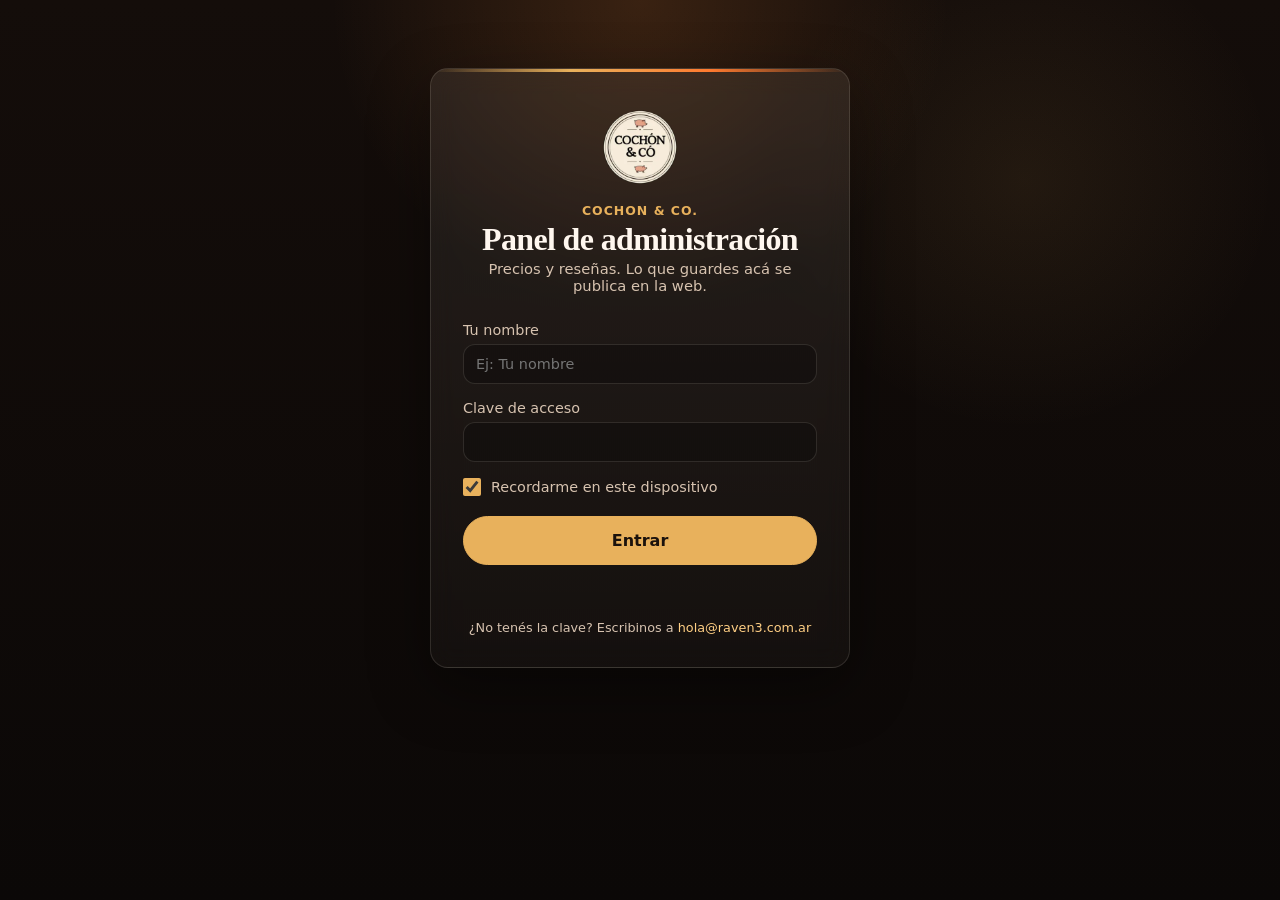
<file: admin.html>
<!doctype html>
<html lang="es">
  <head>
    <meta charset="utf-8" />
    <meta name="viewport" content="width=device-width, initial-scale=1" />
    <meta name="robots" content="noindex, nofollow" />
    <title>Panel · Cochon & Co.</title>
    <link rel="icon" href="assets/img/favicon/favicon.ico" sizes="any" />
    <link rel="stylesheet" href="styles.css" />
    <style>
      body {
        min-height: 100vh;
        background-attachment: fixed;
      }
      .adm {
        max-width: 980px;
        margin: 0 auto;
        padding: 32px 16px 120px;
      }
      /* styles.css le da 88px de padding a todo <section>; acá no. */
      .adm section {
        padding: 0;
      }
      .adm .adm__card {
        padding: 24px;
      }
      .adm h1 {
        font-size: clamp(1.6rem, 4vw, 2.2rem);
        letter-spacing: -0.02em;
      }
      .adm__muted {
        color: var(--muted);
        font-size: 0.92rem;
      }
      .adm__card {
        background: var(--panel);
        border: 1px solid var(--line);
        border-radius: var(--radius-sm);
        padding: 24px;
      }
      .adm__brand {
        display: block;
        color: var(--accent);
        font-weight: 700;
        letter-spacing: 0.08em;
        text-transform: uppercase;
        font-size: 0.78rem;
        margin-bottom: 8px;
      }

      /* Login */
      .adm .adm-login {
        position: relative;
        max-width: 420px;
        margin: max(4vh, 16px) auto 0;
        padding: 40px 32px 32px;
        text-align: center;
        background: linear-gradient(180deg, rgba(255, 246, 236, 0.08), rgba(255, 246, 236, 0.03));
        box-shadow: var(--shadow);
        backdrop-filter: blur(12px);
        overflow: hidden;
      }
      .adm-login::before {
        content: "";
        position: absolute;
        inset: 0 0 auto;
        height: 3px;
        background: linear-gradient(90deg, transparent, var(--accent), var(--hot), transparent);
      }
      .adm-login__logo {
        width: 76px;
        height: auto;
        margin: 0 auto 18px;
      }
      .adm-login .adm__brand {
        margin-bottom: 6px;
      }
      .adm-login h1 {
        font-size: 2rem;
      }
      .adm-login__sub {
        margin-top: 6px;
      }
      .adm-login form {
        display: grid;
        gap: 16px;
        margin-top: 28px;
        text-align: left;
      }
      .adm-login .adm-check {
        display: flex;
        align-items: center;
        gap: 10px;
        cursor: pointer;
      }
      .adm .adm-check input {
        flex: none;
        width: 18px;
        height: 18px;
        margin: 0;
        accent-color: var(--accent);
      }
      .adm-login .adm-btn--primary {
        margin-top: 4px;
        padding: 14px 20px;
        font-size: 1rem;
      }
      .adm-login__foot {
        margin-top: 20px;
        font-size: 0.8rem;
      }
      .adm-login__foot a {
        color: var(--accent-2);
        text-underline-offset: 2px;
      }
      .adm-login__foot a:hover {
        color: var(--accent);
      }
      .adm label {
        display: grid;
        gap: 6px;
        font-size: 0.9rem;
        color: var(--muted);
      }
      .adm input,
      .adm textarea {
        font: inherit;
        color: var(--text);
        background: rgba(0, 0, 0, 0.25);
        border: 1px solid var(--line);
        border-radius: 12px;
        padding: 11px 12px;
        width: 100%;
      }
      .adm input:focus,
      .adm textarea:focus {
        outline: 2px solid var(--accent);
        outline-offset: 1px;
        border-color: transparent;
      }
      .adm input:disabled {
        opacity: 0.35;
      }
      .adm-btn {
        font: inherit;
        font-weight: 700;
        cursor: pointer;
        border-radius: 999px;
        padding: 11px 20px;
        border: 1px solid var(--line);
        background: var(--panel-2);
        color: var(--text);
        transition: background-color 0.15s ease, border-color 0.15s ease, transform 0.15s ease;
      }
      .adm-btn:not(:disabled):hover {
        border-color: rgba(255, 240, 226, 0.28);
      }
      .adm-btn:not(:disabled):active {
        transform: translateY(1px);
      }
      .adm-btn--primary {
        background: var(--accent);
        border-color: var(--accent);
        color: #1b120c;
      }
      .adm-btn--primary:not(:disabled):hover {
        background: var(--accent-2);
        border-color: var(--accent-2);
      }
      .adm-btn:disabled {
        opacity: 0.5;
        cursor: default;
      }
      .adm__msg {
        min-height: 1.3em;
        font-size: 0.9rem;
      }
      .adm__msg--error {
        color: #ff9c86;
      }
      .adm__msg--ok {
        color: var(--ok);
      }

      /* Editor */
      .adm-head {
        display: flex;
        flex-wrap: wrap;
        align-items: flex-end;
        justify-content: space-between;
        gap: 12px 24px;
        margin-bottom: 24px;
      }
      .adm-head__who {
        display: flex;
        align-items: center;
        gap: 12px;
      }
      .adm-help {
        margin-bottom: 20px;
      }
      .adm-help li + li {
        margin-top: 4px;
      }
      .adm-section {
        margin-top: 28px;
      }
      .adm-section h2 {
        font-size: 1.15rem;
        margin-bottom: 4px;
      }
      .adm-section > .adm__muted {
        margin-bottom: 14px;
      }
      .adm-table-wrap {
        position: relative;
        overflow-x: auto;
        border: 1px solid var(--line);
        border-radius: var(--radius-sm);
      }
      .adm-table {
        width: 100%;
        min-width: 620px;
        border-collapse: collapse;
        font-variant-numeric: tabular-nums;
      }
      .adm-table th,
      .adm-table td {
        padding: 8px 10px;
        text-align: left;
        border-bottom: 1px solid var(--line);
      }
      .adm-table tbody tr:last-child td,
      .adm-table tbody tr:last-child th {
        border-bottom: 0;
      }
      .adm-table thead th {
        font-size: 0.78rem;
        text-transform: uppercase;
        letter-spacing: 0.06em;
        color: var(--muted);
        font-weight: 600;
        background: var(--bg-2);
      }
      .adm-table tbody th {
        position: sticky;
        left: 0;
        background: var(--bg-2);
        font-weight: 700;
        white-space: nowrap;
      }
      .adm-table td input {
        padding: 8px 10px;
        text-align: right;
      }
      .adm-table .adm-col-sm {
        width: 92px;
      }
      .adm-fields {
        display: grid;
        grid-template-columns: repeat(auto-fit, minmax(190px, 1fr));
        gap: 14px;
      }
      .adm input.is-changed {
        border-color: var(--hot);
        background: rgba(255, 122, 47, 0.12);
      }
      .adm input.is-invalid {
        border-color: #ff6b6b;
        background: rgba(255, 80, 80, 0.15);
      }
      .adm-was {
        display: block;
        font-size: 0.72rem;
        color: var(--muted);
        text-align: right;
        margin-top: 2px;
        min-height: 1em;
      }
      .adm-history {
        list-style: none;
        padding: 0;
        margin: 0;
      }
      .adm-history li {
        display: flex;
        justify-content: space-between;
        align-items: center;
        gap: 12px;
        padding: 10px 0;
        border-bottom: 1px solid var(--line);
      }
      .adm-history li:last-child {
        border-bottom: 0;
      }

      .adm-bar {
        position: fixed;
        left: 0;
        right: 0;
        bottom: 0;
        z-index: 20;
        background: rgba(15, 11, 9, 0.92);
        backdrop-filter: blur(10px);
        border-top: 1px solid var(--line);
      }
      .adm-bar__inner {
        max-width: 980px;
        margin: 0 auto;
        padding: 12px 16px;
        display: flex;
        align-items: center;
        justify-content: space-between;
        gap: 12px;
        flex-wrap: wrap;
      }
      .adm-bar__actions {
        display: flex;
        gap: 10px;
      }
      [hidden] {
        display: none !important;
      }
      .adm-visually-hidden {
        position: absolute;
        width: 1px;
        height: 1px;
        overflow: hidden;
        clip: rect(0 0 0 0);
        white-space: nowrap;
      }

      /* Pestañas */
      .adm-tabs {
        display: flex;
        gap: 6px;
        padding: 4px;
        margin-bottom: 20px;
        width: fit-content;
        border: 1px solid var(--line);
        border-radius: 999px;
        background: var(--panel);
      }
      .adm-tab {
        font: inherit;
        font-weight: 700;
        cursor: pointer;
        border: 0;
        border-radius: 999px;
        padding: 9px 18px;
        color: var(--muted);
        background: transparent;
        transition: background-color 0.15s ease, color 0.15s ease;
      }
      .adm-tab:hover {
        color: var(--text);
      }
      .adm-tab[aria-selected="true"] {
        background: var(--accent);
        color: #1b120c;
      }
      .adm-tab__count {
        font-weight: 600;
        opacity: 0.75;
      }
      .adm-tab__count:not(:empty)::before {
        content: "· ";
      }
      .adm-last {
        margin-bottom: 16px;
      }

      /* Reseñas: formulario */
      .adm-rform {
        display: grid;
        gap: 16px;
      }
      .adm-rform.is-editing {
        border-color: var(--hot);
        box-shadow: 0 0 0 1px var(--hot);
      }
      .adm-rform__head {
        display: flex;
        align-items: center;
        justify-content: space-between;
        gap: 12px;
      }
      .adm-rform h2 {
        font-size: 1.15rem;
      }
      .adm-rform__row {
        display: grid;
        grid-template-columns: 1fr 200px;
        gap: 14px;
      }
      @media (max-width: 560px) {
        .adm-rform__row {
          grid-template-columns: 1fr;
        }
      }
      .adm textarea {
        resize: vertical;
        min-height: 96px;
        line-height: 1.5;
      }
      .adm input[type="date"] {
        color-scheme: dark;
      }
      .adm-opt {
        font-size: 0.8rem;
        opacity: 0.7;
      }
      .adm-rform__foot {
        display: flex;
        align-items: center;
        justify-content: space-between;
        gap: 12px;
        flex-wrap: wrap;
      }
      .adm-stars {
        border: 0;
        margin: 0;
        padding: 0;
      }
      .adm-stars legend {
        font-size: 0.9rem;
        color: var(--muted);
        margin-bottom: 6px;
        padding: 0;
      }
      .adm-stars__row {
        display: flex;
        align-items: center;
        gap: 2px;
      }
      .adm .adm-stars input {
        position: absolute;
        opacity: 0;
        width: 1px;
        height: 1px;
      }
      .adm .adm-stars label {
        display: block;
        font-size: 1.9rem;
        line-height: 1;
        padding: 2px 3px;
        cursor: pointer;
        color: rgba(255, 240, 226, 0.18);
        transition: color 0.12s ease, transform 0.12s ease;
      }
      .adm .adm-stars label.is-on {
        color: var(--accent-2);
      }
      .adm .adm-stars label:hover {
        transform: scale(1.12);
      }
      .adm-stars input:focus-visible + label {
        outline: 2px solid var(--accent);
        border-radius: 6px;
      }
      .adm-stars__value {
        margin-left: 10px;
      }

      /* Reseñas: tabla */
      .adm-rlist__head {
        display: flex;
        align-items: center;
        justify-content: space-between;
        gap: 12px;
        flex-wrap: wrap;
        margin-bottom: 14px;
      }
      .adm-search {
        flex: 1 1 260px;
        max-width: 340px;
      }
      .adm-rtable {
        min-width: 680px;
        font-variant-numeric: normal;
      }
      .adm-rtable td {
        vertical-align: top;
        padding: 12px 10px;
      }
      .adm-rtable .adm-r-nombre {
        font-weight: 700;
        white-space: nowrap;
      }
      .adm-rtable .adm-r-stars {
        color: var(--accent-2);
        white-space: nowrap;
        letter-spacing: 1px;
      }
      .adm-rtable .adm-r-texto {
        color: var(--muted);
        font-size: 0.9rem;
        line-height: 1.45;
        display: -webkit-box;
        -webkit-line-clamp: 2;
        -webkit-box-orient: vertical;
        overflow: hidden;
        max-width: 380px;
      }
      .adm-rtable .adm-r-fecha {
        white-space: nowrap;
        font-size: 0.88rem;
      }
      .adm-rtable .adm-r-acciones {
        white-space: nowrap;
        text-align: right;
      }
      .adm-rtable tr.is-editing td {
        background: rgba(255, 122, 47, 0.1);
      }
      .adm-rtable mark {
        background: rgba(255, 196, 120, 0.3);
        color: inherit;
        border-radius: 3px;
      }
      .adm-btn--sm {
        padding: 6px 12px;
        font-size: 0.82rem;
      }
      .adm-btn--danger:not(:disabled):hover {
        border-color: #ff6b6b;
        color: #ff9c86;
      }
      .adm-btn--sm + .adm-btn--sm {
        margin-left: 6px;
      }
      .adm-empty td {
        text-align: center;
        padding: 28px 10px;
        color: var(--muted);
      }

      /* Paginación */
      .adm-pager {
        display: flex;
        align-items: center;
        justify-content: space-between;
        gap: 12px;
        flex-wrap: wrap;
        margin-top: 14px;
      }
      .adm-pager__btns {
        display: flex;
        gap: 4px;
        flex-wrap: wrap;
      }
      .adm-pager__btns .adm-btn {
        min-width: 38px;
        padding: 7px 10px;
        font-size: 0.88rem;
      }
      .adm-pager__btns .adm-btn[aria-current="page"] {
        background: var(--accent);
        border-color: var(--accent);
        color: #1b120c;
      }
      .adm-pager__gap {
        align-self: center;
        padding: 0 4px;
        color: var(--muted);
      }
    </style>
  </head>
  <body>
    <main class="adm">
      <!-- Cargando -->
      <p id="view-loading" class="adm__muted">Cargando…</p>

      <!-- Login -->
      <section id="view-login" class="adm__card adm-login" hidden>
        <img class="adm-login__logo" src="assets/img/logo/cochon-co-logo.webp" alt="" />
        <span class="adm__brand">Cochon & Co.</span>
        <h1>Panel de administración</h1>
        <p class="adm__muted adm-login__sub">Precios y reseñas. Lo que guardes acá se publica en la web.</p>
        <form id="login-form">
          <label>Tu nombre<input type="text" id="login-name" autocomplete="name" placeholder="Ej: Tu nombre" /></label>
          <label>Clave de acceso<input type="password" id="login-token" autocomplete="current-password" required /></label>
          <label class="adm-check">
            <input type="checkbox" id="login-remember" checked />
            Recordarme en este dispositivo
          </label>
          <button class="adm-btn adm-btn--primary" type="submit">Entrar</button>
          <p class="adm__msg" id="login-msg" role="status"></p>
        </form>
        <p class="adm__muted adm-login__foot">
          ¿No tenés la clave? Escribinos a <a href="mailto:hola@raven3.com.ar">hola@raven3.com.ar</a>
        </p>
      </section>

      <!-- Editor -->
      <section id="view-editor" hidden>
        <header class="adm-head">
          <div>
            <span class="adm__brand">Cochon & Co.</span>
            <h1 id="editor-title">Precios</h1>
          </div>
          <div class="adm-head__who">
            <span class="adm__muted" id="who"></span>
            <button class="adm-btn" type="button" id="logout-btn">Salir</button>
          </div>
        </header>

        <nav class="adm-tabs" role="tablist" aria-label="Secciones del panel">
          <button class="adm-tab" type="button" role="tab" id="tab-precios" aria-controls="panel-precios" aria-selected="true">Precios</button>
          <button class="adm-tab" type="button" role="tab" id="tab-resenas" aria-controls="panel-resenas" aria-selected="false" tabindex="-1">
            Reseñas <span class="adm-tab__count" id="resenas-count"></span>
          </button>
        </nav>

        <div id="panel-precios" role="tabpanel" aria-labelledby="tab-precios">
        <p class="adm__muted adm-last" id="last-update"></p>

        <div class="adm__card adm-help adm__muted">
          <ul style="margin: 0; padding-left: 18px">
            <li>Tocá <strong>Guardar</strong> y en 1–2 minutos los precios nuevos se ven en la web.</li>
            <li>Dejá un casillero <strong>vacío</strong> si no tenés el precio: la web muestra “Consultanos”.</li>
            <li>Si te equivocás, abajo de todo está el historial para volver a una versión anterior.</li>
          </ul>
        </div>

        <form id="editor-form" novalidate>
          <div class="adm-section">
            <h2>Pedido completo según personas</h2>
            <p class="adm__muted">Precio total del pedido en pesos. Panes y salsas = lo que incluye cada tamaño.</p>
            <div class="adm-table-wrap">
              <table class="adm-table">
                <thead>
                  <tr>
                    <th scope="col">Personas</th>
                    <th scope="col">Cerdo</th>
                    <th scope="col">Ternera</th>
                    <th scope="col">Bondiola</th>
                    <th scope="col" class="adm-col-sm">Panes</th>
                    <th scope="col" class="adm-col-sm">Salsas incl.</th>
                  </tr>
                </thead>
                <tbody id="brackets-body"></tbody>
              </table>
            </div>
          </div>

          <div class="adm-section">
            <h2>Solomillo</h2>
            <p class="adm__muted">Solo para grupos chicos.</p>
            <div class="adm-fields" id="solomillo-fields"></div>
          </div>

          <div class="adm-section">
            <h2>Salsas</h2>
            <p class="adm__muted">Cuánto se cobra cada salsa por encima de las incluidas.</p>
            <div class="adm-fields" id="salsa-fields"></div>
          </div>

          <div class="adm-section">
            <h2>Vegetariano (Pulled shrooms)</h2>
            <p class="adm__muted">Se vende por porción.</p>
            <div class="adm-fields" id="veggie-fields"></div>
          </div>
        </form>

        <div class="adm-section">
          <h2>Historial</h2>
          <p class="adm__muted">Versiones anteriores. “Cargar” la pone en la tabla; no se publica hasta que tocás Guardar.</p>
          <div class="adm__card">
            <ul class="adm-history" id="history-list"></ul>
          </div>
        </div>

        <div class="adm-bar">
          <div class="adm-bar__inner">
            <span class="adm__msg" id="save-msg" role="status">Sin cambios</span>
            <div class="adm-bar__actions">
              <button class="adm-btn" type="button" id="discard-btn" disabled>Descartar</button>
              <button class="adm-btn adm-btn--primary" type="button" id="save-btn" disabled>Guardar</button>
            </div>
          </div>
        </div>
        </div>

        <div id="panel-resenas" role="tabpanel" aria-labelledby="tab-resenas" hidden>
          <p class="adm__muted adm-last" id="resenas-summary"></p>

          <form class="adm__card adm-rform" id="resena-form" novalidate>
            <div class="adm-rform__head">
              <h2 id="resena-form-title">Sumar reseña</h2>
              <button class="adm-btn adm-btn--sm" type="button" id="resena-cancel" hidden>Cancelar edición</button>
            </div>
            <div class="adm-rform__row">
              <label>Nombre<input type="text" id="resena-nombre" maxlength="80" autocomplete="off" placeholder="Ej: Juana Pérez" required /></label>
              <label>Fecha<input type="date" id="resena-fecha" required /></label>
            </div>
            <fieldset class="adm-stars" id="resena-estrellas">
              <legend>Puntuación</legend>
              <div class="adm-stars__row">
                <input type="radio" name="estrellas" id="est-1" value="1" /><label for="est-1" title="1 estrella">★</label>
                <input type="radio" name="estrellas" id="est-2" value="2" /><label for="est-2" title="2 estrellas">★</label>
                <input type="radio" name="estrellas" id="est-3" value="3" /><label for="est-3" title="3 estrellas">★</label>
                <input type="radio" name="estrellas" id="est-4" value="4" /><label for="est-4" title="4 estrellas">★</label>
                <input type="radio" name="estrellas" id="est-5" value="5" checked /><label for="est-5" title="5 estrellas">★</label>
                <span class="adm__muted adm-stars__value" id="estrellas-valor">5 de 5</span>
              </div>
            </fieldset>
            <label><span>Reseña <span class="adm-opt">(opcional)</span></span>
              <textarea id="resena-texto" rows="4" maxlength="1500" placeholder="Lo que escribió el cliente, tal cual."></textarea>
            </label>
            <div class="adm-rform__foot">
              <p class="adm__msg" id="resena-msg" role="status"></p>
              <button class="adm-btn adm-btn--primary" type="submit" id="resena-submit">Publicar reseña</button>
            </div>
          </form>

          <div class="adm-section">
            <div class="adm-rlist__head">
              <h2>Todas las reseñas</h2>
              <label class="adm-search">
                <span class="adm-visually-hidden">Buscar reseña</span>
                <input type="search" id="resenas-buscar" placeholder="Buscar por nombre o texto…" autocomplete="off" />
              </label>
            </div>
            <div class="adm-table-wrap">
              <table class="adm-table adm-rtable">
                <thead>
                  <tr>
                    <th scope="col">Nombre</th>
                    <th scope="col">Puntuación</th>
                    <th scope="col">Reseña</th>
                    <th scope="col">Fecha</th>
                    <th scope="col"><span class="adm-visually-hidden">Acciones</span></th>
                  </tr>
                </thead>
                <tbody id="resenas-body"></tbody>
              </table>
            </div>
            <nav class="adm-pager" aria-label="Páginas de reseñas">
              <span class="adm__muted" id="pager-info"></span>
              <div class="adm-pager__btns" id="pager-btns"></div>
            </nav>
          </div>
        </div>
      </section>
    </main>

    <script>
      // El panel lee precios.json desde GitHub (versión exacta), no desde la web publicada.
      window.COCHON_PRECIOS_SKIP_FETCH = true;
      window.COCHON_RESENAS_SKIP_FETCH = true;
    </script>
    <script src="precios.js?v=20261004"></script>
    <script src="resenas.js?v=20261006"></script>
    <script src="admin.js?v=20261006"></script>
  </body>
</html>
</file>
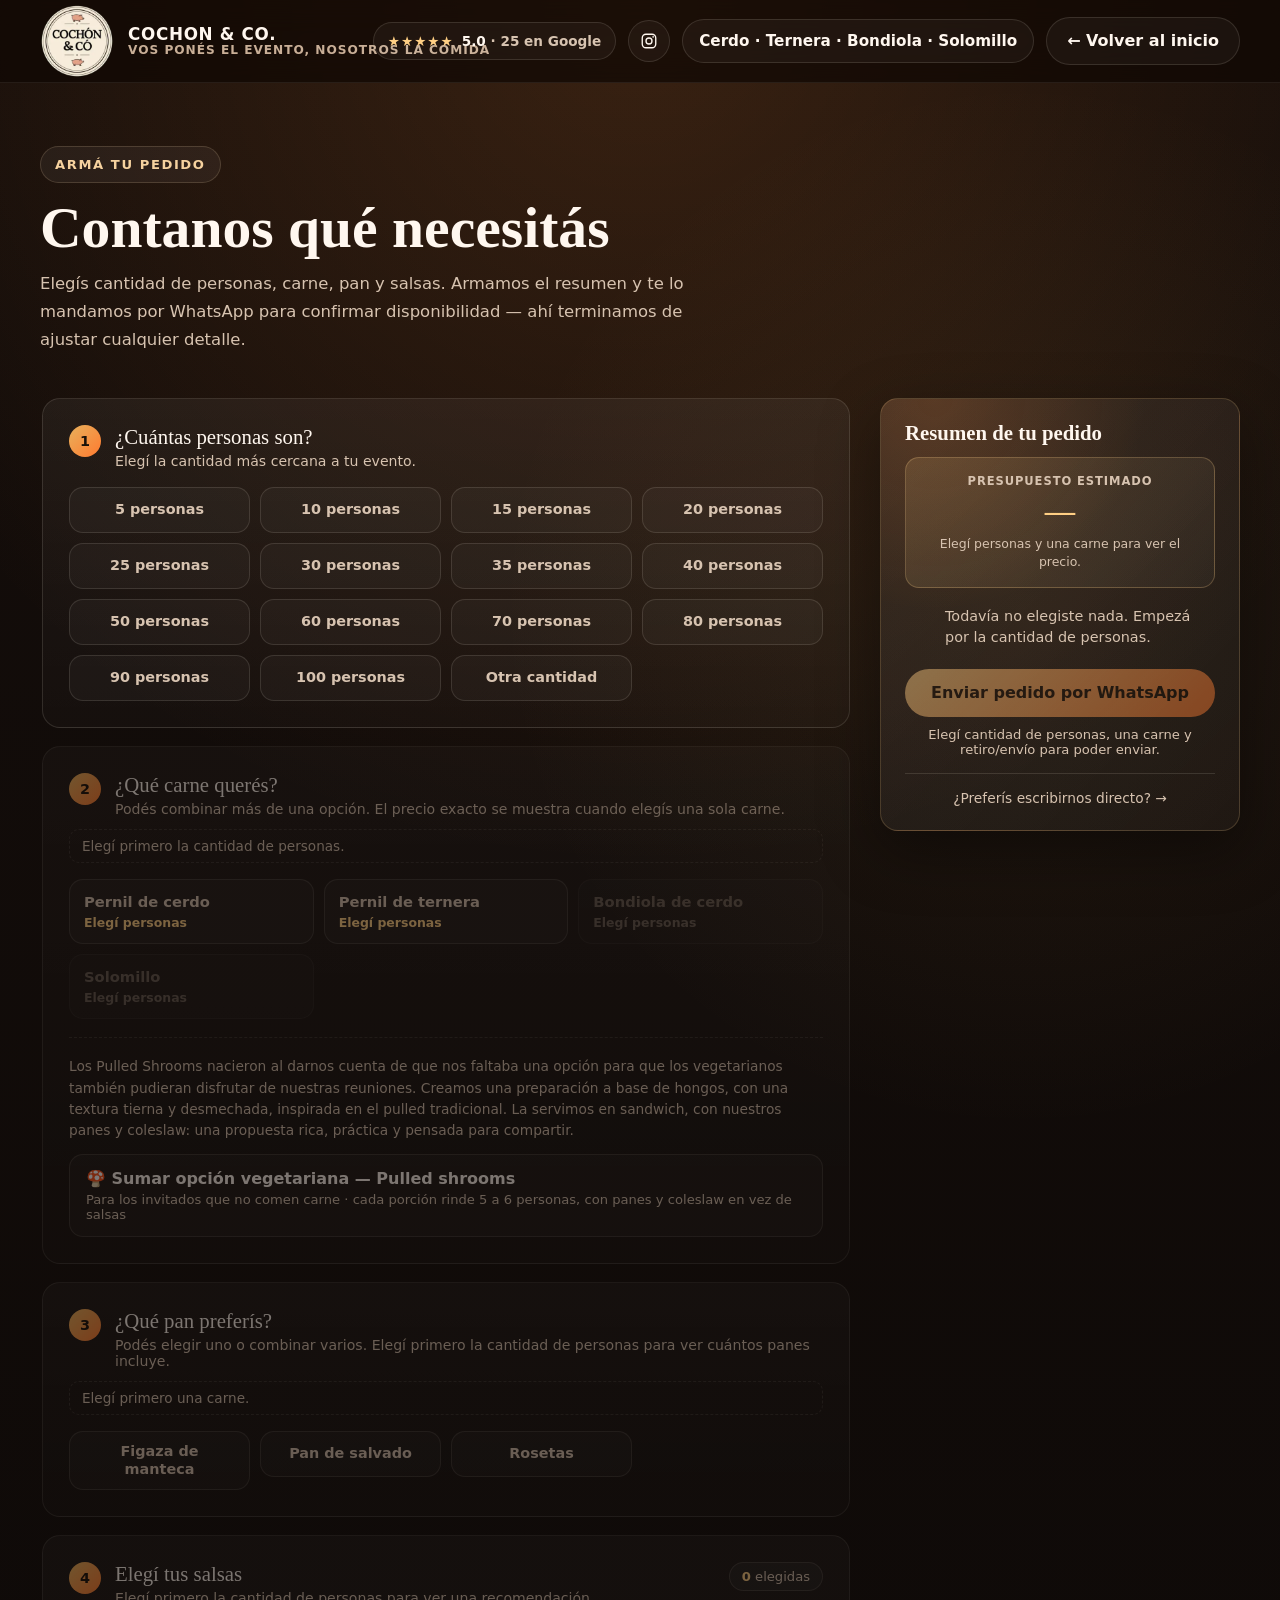
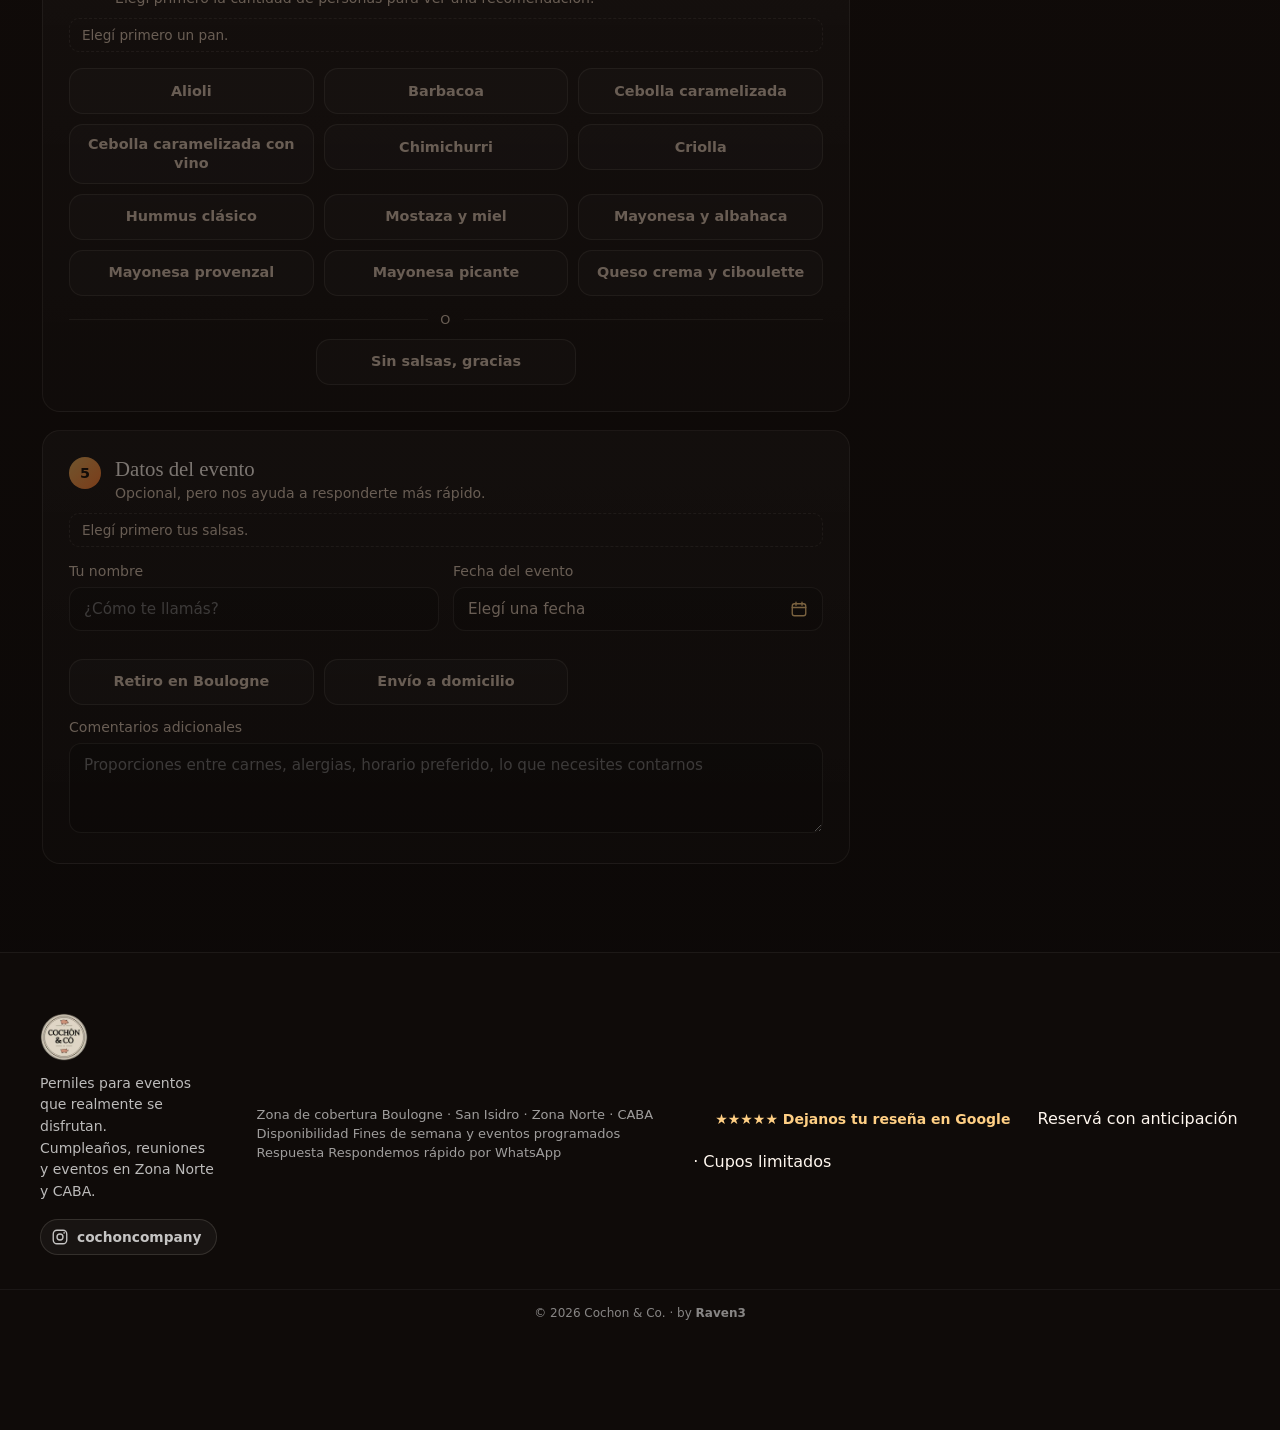
<file: pedido.html>
<!doctype html>
<html lang="es-AR">
  <head>
    <meta charset="UTF-8" />
    <meta
      name="viewport"
      content="width=device-width, initial-scale=1, viewport-fit=cover"
    />
    <title>Pedí tu Pernil Online | Cantidad, Carne y Salsas | Cochon &amp; Co.</title>
    <meta
      name="description"
      content="Elegí cantidad de personas, carne, pan y salsas. Armamos el resumen y lo enviamos por WhatsApp para confirmar tu pedido de perniles."
    />
    <meta name="robots" content="index,follow,max-image-preview:large" />
    <meta name="theme-color" content="#0f0b09" />
    <meta name="format-detection" content="telephone=no" />
    <link rel="canonical" href="https://pernilescochon.com.ar/pedido.html" />

    <meta property="og:type" content="website" />
    <meta property="og:site_name" content="Cochon &amp; Co." />
    <meta property="og:locale" content="es_AR" />
    <meta property="og:title" content="Armá tu pedido | Cochon &amp; Co." />
    <meta
      property="og:description"
      content="Elegí cantidad de personas, carne, pan y salsas. Armamos el resumen y lo enviamos por WhatsApp para confirmar tu pedido de perniles."
    />
    <meta property="og:url" content="https://pernilescochon.com.ar/pedido.html" />
    <meta
      property="og:image"
      content="https://pernilescochon.com.ar/assets/img/entrega/pernil-recibido-a-domicilio.jpg"
    />
    <meta property="og:image:width" content="1080" />
    <meta property="og:image:height" content="1350" />
    <meta name="twitter:card" content="summary_large_image" />
    <meta name="twitter:title" content="Armá tu pedido | Cochon &amp; Co." />
    <meta
      name="twitter:description"
      content="Elegí cantidad de personas, carne, pan y salsas. Armamos el resumen y lo enviamos por WhatsApp para confirmar tu pedido de perniles."
    />
    <meta
      name="twitter:image"
      content="https://pernilescochon.com.ar/assets/img/entrega/pernil-recibido-a-domicilio.jpg"
    />

    <script type="application/ld+json">
      {
        "@context": "https://schema.org",
        "@type": "BreadcrumbList",
        "itemListElement": [
          {
            "@type": "ListItem",
            "position": 1,
            "name": "Cochon & Co.",
            "item": "https://pernilescochon.com.ar/"
          },
          {
            "@type": "ListItem",
            "position": 2,
            "name": "Armar mi pedido",
            "item": "https://pernilescochon.com.ar/pedido.html"
          }
        ]
      }
    </script>

    <link rel="icon" href="../assets/img/favicon/favicon.ico" sizes="any" />
    <link
      rel="icon"
      type="image/png"
      sizes="32x32"
      href="../assets/img/favicon/favicon-32x32.png"
    />
    <link
      rel="icon"
      type="image/png"
      sizes="16x16"
      href="../assets/img/favicon/favicon-16x16.png"
    />
    <link
      rel="apple-touch-icon"
      sizes="180x180"
      href="../assets/img/favicon/apple-touch-icon.png"
    />
    <link rel="stylesheet" href="styles.css" />
  </head>
  <body>
    <a class="skip-link" href="#pedido">Saltar al contenido</a>

    <header class="topbar">
      <div class="container topbar__inner">
        <a class="brand" href="index.html" aria-label="Cochon &amp; Co.">
          <img
            src="../assets/img/logo/cochon-co-logo.webp"
            alt="Cochon &amp; Co."
            class="brand__logo"
            width="74"
            height="74"
            fetchpriority="high"
            decoding="async"
          />
          <div class="brand__text">
            <span class="brand__name">Cochon &amp; Co.</span>
            <span class="brand__sub">Vos ponés el evento, nosotros la comida</span>
          </div>
        </a>

        <div class="topbar__actions">
          <a
            class="rating-badge"
            data-resenas="badge"
            href="https://www.google.com/maps?cid=4770668792370405659"
            target="_blank"
            rel="noreferrer"
            aria-label="5.0 de 5 estrellas, 22 reseñas en Google"
          >
            <span class="rating-badge__stars" aria-hidden="true">★★★★★</span>
            <span class="rating-badge__text">5.0 <em>· 22 en Google</em></span>
          </a>
          <a
            class="social-icon"
            href="https://www.instagram.com/cochoncompany"
            target="_blank"
            rel="noreferrer"
            aria-label="Cochon & Co. en Instagram"
          >
            <svg viewBox="0 0 24 24" width="18" height="18" fill="none" stroke="currentColor" stroke-width="1.8" stroke-linecap="round" stroke-linejoin="round" aria-hidden="true">
              <rect x="3" y="3" width="18" height="18" rx="5" />
              <circle cx="12" cy="12" r="4" />
              <circle cx="17.5" cy="6.5" r="1.1" fill="currentColor" stroke="none" />
            </svg>
          </a>
          <div class="price-pill">Cerdo · Ternera · Bondiola · Solomillo</div>
          <a class="btn btn--ghost" href="/index.html">← Volver al inicio</a>
        </div>
      </div>
    </header>

    <main id="pedido">
      <section class="pedido-hero">
        <div class="container">
          <div class="eyebrow">Armá tu pedido</div>
          <h1>Contanos qué necesitás</h1>
          <p>
            Elegís cantidad de personas, carne, pan y salsas. Armamos el resumen y te lo mandamos por WhatsApp para confirmar disponibilidad — ahí terminamos de ajustar cualquier detalle.
          </p>
        </div>
      </section>

      <section class="pedido-form-section">
        <div class="container">
          <form id="pedido-form" class="pedido__grid" novalidate>
            <div class="pedido__main">
              <fieldset class="field-block">
                <div class="field-block__head">
                  <span class="field-block__n">1</span>
                  <div>
                    <legend>¿Cuántas personas son?</legend>
                    <p class="field-block__hint">Elegí la cantidad más cercana a tu evento.</p>
                  </div>
                </div>

                <div class="choice-grid choice-grid--people">
                  <label class="choice-chip">
                    <input type="radio" name="people" value="5" />
                    <span>5 personas</span>
                  </label>
                  <label class="choice-chip">
                    <input type="radio" name="people" value="10" />
                    <span>10 personas</span>
                  </label>
                  <label class="choice-chip">
                    <input type="radio" name="people" value="15" />
                    <span>15 personas</span>
                  </label>
                  <label class="choice-chip">
                    <input type="radio" name="people" value="20" />
                    <span>20 personas</span>
                  </label>
                  <label class="choice-chip">
                    <input type="radio" name="people" value="25" />
                    <span>25 personas</span>
                  </label>
                  <label class="choice-chip">
                    <input type="radio" name="people" value="30" />
                    <span>30 personas</span>
                  </label>
                  <label class="choice-chip">
                    <input type="radio" name="people" value="35" />
                    <span>35 personas</span>
                  </label>
                  <label class="choice-chip">
                    <input type="radio" name="people" value="40" />
                    <span>40 personas</span>
                  </label>
                  <label class="choice-chip">
                    <input type="radio" name="people" value="50" />
                    <span>50 personas</span>
                  </label>
                  <label class="choice-chip">
                    <input type="radio" name="people" value="60" />
                    <span>60 personas</span>
                  </label>
                  <label class="choice-chip">
                    <input type="radio" name="people" value="70" />
                    <span>70 personas</span>
                  </label>
                  <label class="choice-chip">
                    <input type="radio" name="people" value="80" />
                    <span>80 personas</span>
                  </label>
                  <label class="choice-chip">
                    <input type="radio" name="people" value="90" />
                    <span>90 personas</span>
                  </label>
                  <label class="choice-chip">
                    <input type="radio" name="people" value="100" />
                    <span>100 personas</span>
                  </label>
                  <label class="choice-chip">
                    <input type="radio" name="people" value="other" />
                    <span>Otra cantidad</span>
                  </label>
                </div>

                <div class="other-amount" id="people-other-wrap" hidden>
                  <label for="people-other-input">¿Cuántas personas, aproximadamente?</label>
                  <input
                    type="number"
                    id="people-other-input"
                    name="people-other"
                    min="5"
                    step="1"
                    placeholder="Ej: 15"
                    inputmode="numeric"
                  />
                </div>
              </fieldset>

              <fieldset class="field-block">
                <div class="field-block__head">
                  <span class="field-block__n">2</span>
                  <div>
                    <legend>¿Qué carne querés?</legend>
                    <p class="field-block__hint" id="meat-hint">Podés combinar más de una opción. El precio exacto se muestra cuando elegís una sola carne.</p>
                  </div>
                </div>

                <div class="choice-grid choice-grid--priced">
                  <label class="choice-chip choice-chip--priced">
                    <input type="checkbox" name="carne" value="Pernil de cerdo" data-meat-key="cerdo" />
                    <span>
                      <strong>Pernil de cerdo</strong>
                      <em class="chip-price" data-price-for="cerdo">Elegí personas</em>
                    </span>
                  </label>
                  <label class="choice-chip choice-chip--priced">
                    <input type="checkbox" name="carne" value="Pernil de ternera" data-meat-key="ternera" />
                    <span>
                      <strong>Pernil de ternera</strong>
                      <em class="chip-price" data-price-for="ternera">Elegí personas</em>
                    </span>
                  </label>
                  <label class="choice-chip choice-chip--priced">
                    <input type="checkbox" name="carne" value="Bondiola de cerdo" data-meat-key="bondiola" />
                    <span>
                      <strong>Bondiola de cerdo</strong>
                      <em class="chip-price" data-price-for="bondiola">Elegí personas</em>
                    </span>
                  </label>
                  <label class="choice-chip choice-chip--priced">
                    <input type="checkbox" name="carne" value="Solomillo" data-meat-key="solomillo" />
                    <span>
                      <strong>Solomillo</strong>
                      <em class="chip-price" data-price-for="solomillo">Elegí personas</em>
                    </span>
                  </label>
                </div>

                <div class="veggie-addon">
                  <p class="veggie-desc">
                    Los Pulled Shrooms nacieron al darnos cuenta de que nos faltaba una opción para que los vegetarianos también pudieran disfrutar de nuestras reuniones.
                    Creamos una preparación a base de hongos, con una textura tierna y desmechada, inspirada en el pulled tradicional.
                    La servimos en sandwich, con nuestros panes y coleslaw: una propuesta rica, práctica y pensada para compartir.
                  </p>
                  <label class="veggie-toggle">
                    <input type="checkbox" id="veggie-toggle-input" />
                    <span>
                      <strong>🍄 Sumar opción vegetariana — Pulled shrooms</strong>
                      <em>Para los invitados que no comen carne · cada porción rinde 5 a 6 personas, con panes y coleslaw en vez de salsas</em>
                    </span>
                  </label>

                  <div class="veggie-photos" id="veggie-photos" hidden>
                    <figure>
                      <img
                        src="../assets/img/pedido/pulled-shrooms-sandwich.webp"
                        alt="Sandwich de Pulled Shrooms: hongos desmechados en salsa dentro de un pan casero"
                        width="800"
                        height="450"
                        loading="lazy"
                        decoding="async"
                      />
                      <figcaption>Pulled Shrooms</figcaption>
                    </figure>
                    <figure>
                      <img
                        src="../assets/img/pedido/coleslaw-casera.webp"
                        alt="Coleslaw casera de repollo blanco, repollo morado y zanahoria"
                        width="800"
                        height="450"
                        loading="lazy"
                        decoding="async"
                      />
                      <figcaption>Coleslaw</figcaption>
                    </figure>
                  </div>

                  <div class="veggie-qty" id="veggie-qty-wrap" hidden>
                    <label for="veggie-qty-input">¿Cuántos invitados no comen carne?</label>
                    <input
                      type="number"
                      id="veggie-qty-input"
                      min="1"
                      step="1"
                      placeholder="Ej: 6"
                      inputmode="numeric"
                    />
                    <p class="chip-price" id="veggie-price-text">Cada porción ($40.000) cubre 5 a 6 personas</p>
                  </div>
                </div>
              </fieldset>

              <fieldset class="field-block">
                <div class="field-block__head">
                  <span class="field-block__n">3</span>
                  <div>
                    <legend>¿Qué pan preferís?</legend>
                    <p class="field-block__hint" id="bread-hint">Podés elegir uno o combinar varios. Elegí primero la cantidad de personas para ver cuántos panes incluye.</p>
                  </div>
                </div>

                <div class="choice-grid">
                  <label class="choice-chip">
                    <input type="checkbox" name="pan" value="Figaza de manteca" />
                    <span>Figaza de manteca</span>
                  </label>
                  <label class="choice-chip">
                    <input type="checkbox" name="pan" value="Pan de salvado" />
                    <span>Pan de salvado</span>
                  </label>
                  <label class="choice-chip">
                    <input type="checkbox" name="pan" value="Rosetas" />
                    <span>Rosetas</span>
                  </label>
                </div>
              </fieldset>

              <fieldset class="field-block">
                <div class="field-block__head">
                  <span class="field-block__n">4</span>
                  <div>
                    <legend>Elegí tus salsas</legend>
                    <p class="field-block__hint" id="sauce-recommend">
                      Elegí primero la cantidad de personas para ver una recomendación.
                    </p>
                  </div>
                  <span class="sauce-counter"><strong id="sauce-count">0</strong> elegidas</span>
                </div>

                <div class="choice-grid choice-grid--sauces">
                  <label class="choice-chip"><input type="checkbox" name="salsas" value="Alioli" /><span>Alioli</span></label>
                  <label class="choice-chip"><input type="checkbox" name="salsas" value="Barbacoa" /><span>Barbacoa</span></label>
                  <label class="choice-chip"><input type="checkbox" name="salsas" value="Cebolla caramelizada" /><span>Cebolla caramelizada</span></label>
                  <label class="choice-chip"><input type="checkbox" name="salsas" value="Cebolla caramelizada con vino" /><span>Cebolla caramelizada con vino</span></label>
                  <label class="choice-chip"><input type="checkbox" name="salsas" value="Chimichurri" /><span>Chimichurri</span></label>
                  <label class="choice-chip"><input type="checkbox" name="salsas" value="Criolla" /><span>Criolla</span></label>
                  <label class="choice-chip"><input type="checkbox" name="salsas" value="Hummus clásico" /><span>Hummus clásico</span></label>
                  <label class="choice-chip"><input type="checkbox" name="salsas" value="Mostaza y miel" /><span>Mostaza y miel</span></label>
                  <label class="choice-chip"><input type="checkbox" name="salsas" value="Mayonesa y albahaca" /><span>Mayonesa y albahaca</span></label>
                  <label class="choice-chip"><input type="checkbox" name="salsas" value="Mayonesa provenzal" /><span>Mayonesa provenzal</span></label>
                  <label class="choice-chip"><input type="checkbox" name="salsas" value="Mayonesa picante" /><span>Mayonesa picante</span></label>
                  <label class="choice-chip"><input type="checkbox" name="salsas" value="Queso crema y ciboulette" /><span>Queso crema y ciboulette</span></label>
                </div>

                <div class="sauce-optout">
                  <span class="sauce-optout__divider" aria-hidden="true">o</span>
                  <label class="choice-chip choice-chip--optout">
                    <input type="checkbox" id="no-sauce-input" name="sin_salsas" value="Sin salsas" />
                    <span>Sin salsas, gracias</span>
                  </label>
                </div>
              </fieldset>

              <fieldset class="field-block">
                <div class="field-block__head">
                  <span class="field-block__n">5</span>
                  <div>
                    <legend>Datos del evento</legend>
                    <p class="field-block__hint">Opcional, pero nos ayuda a responderte más rápido.</p>
                  </div>
                </div>

                <div class="form-grid">
                  <div class="form-field">
                    <label for="name-input">Tu nombre</label>
                    <input type="text" id="name-input" name="nombre" placeholder="¿Cómo te llamás?" autocomplete="name" />
                  </div>

                  <div class="form-field date-field">
                    <label for="date-display">Fecha del evento</label>
                    <button
                      type="button"
                      class="date-input"
                      id="date-display"
                      aria-haspopup="dialog"
                      aria-expanded="false"
                      aria-controls="calendar-popover"
                    >
                      <span id="date-display-text">Elegí una fecha</span>
                      <svg viewBox="0 0 24 24" width="18" height="18" fill="none" stroke="currentColor" stroke-width="1.8" stroke-linecap="round" stroke-linejoin="round" aria-hidden="true">
                        <rect x="3" y="5" width="18" height="16" rx="3" />
                        <path d="M8 3v4M16 3v4M3 10h18" />
                      </svg>
                    </button>
                    <input type="hidden" id="date-input" name="fecha" />

                    <div class="calendar-popover" id="calendar-popover" role="dialog" aria-label="Elegir fecha del evento" hidden>
                      <div class="calendar-popover__head">
                        <button type="button" class="calendar-nav" id="cal-prev" aria-label="Mes anterior">‹</button>
                        <span id="cal-month-label"></span>
                        <button type="button" class="calendar-nav" id="cal-next" aria-label="Mes siguiente">›</button>
                      </div>
                      <div class="calendar-weekdays">
                        <span>D</span><span>L</span><span>M</span><span>M</span><span>J</span><span>V</span><span>S</span>
                      </div>
                      <div class="calendar-days" id="cal-days"></div>
                      <p class="calendar-hint">Pedimos al menos 48 hs de anticipación.</p>
                    </div>
                  </div>
                </div>

                <div class="choice-grid choice-grid--modalidad">
                  <label class="choice-chip">
                    <input type="radio" name="modalidad" value="Retiro en Boulogne" />
                    <span>Retiro en Boulogne</span>
                  </label>
                  <label class="choice-chip">
                    <input type="radio" name="modalidad" value="Envío a domicilio" />
                    <span>Envío a domicilio</span>
                  </label>
                </div>

                <div class="form-field" id="address-wrap" hidden>
                  <label for="address-input">Dirección de envío (calle y número)</label>
                  <input type="text" id="address-input" name="direccion" placeholder="Ej: Ingeniero Marconi 1643" autocomplete="street-address" />
                  <p class="address-status" id="address-status" hidden></p>

                  <label for="address-floor-input" class="form-field__sublabel">Piso / depto (si corresponde)</label>
                  <input type="text" id="address-floor-input" name="piso-depto" placeholder="Ej: Piso 4, depto B" autocomplete="address-line2" />
                </div>

                <div class="form-field">
                  <label for="comments-input">Comentarios adicionales</label>
                  <textarea
                    id="comments-input"
                    name="comentarios"
                    rows="3"
                    placeholder="Proporciones entre carnes, alergias, horario preferido, lo que necesites contarnos"
                  ></textarea>
                </div>
              </fieldset>
            </div>

            <aside class="pedido__aside">
              <div class="summary-card">
                <h2>Resumen de tu pedido</h2>

                <div class="budget-box" id="budget-box">
                  <span class="budget-box__label">Presupuesto estimado</span>
                  <strong class="budget-box__amount" id="budget-amount">—</strong>
                  <p class="budget-box__note" id="budget-note">
                    Elegí personas y una carne para ver el precio.
                  </p>
                </div>

                <ul class="summary-list" id="summary-list">
                  <li class="summary-empty">Todavía no elegiste nada. Empezá por la cantidad de personas.</li>
                </ul>

                <button type="submit" class="btn btn--primary summary-card__submit" id="submit-btn" disabled>
                  Enviar pedido por WhatsApp
                </button>
                <p class="validation-msg" id="validation-msg">
                  Elegí cantidad de personas, una carne y retiro/envío para poder enviar.
                </p>

                <a
                  class="escape-hatch"
                  href="https://wa.me/5491136441214?text=Hola%20Cochon%20%26%20Co.%2C%20tengo%20una%20consulta"
                  target="_blank"
                  rel="noreferrer"
                >
                  ¿Preferís escribirnos directo? →
                </a>
              </div>
            </aside>

            <div class="mobile-cta-bar" id="mobile-cta-bar">
              <div class="mobile-cta-bar__info">
                <span class="mobile-cta-bar__label">Total estimado</span>
                <strong class="mobile-cta-bar__amount" id="mobile-budget-amount">—</strong>
              </div>
              <button type="submit" class="btn btn--primary mobile-cta-bar__button">
                Enviar pedido
              </button>
            </div>
          </form>
        </div>
      </section>
    </main>

  <footer class="footer">
  <div class="container footer__inner">

    <!-- BRAND -->
    <div class="footer__brand">
      <img
        src="../assets/img/logo/cochon-co-logo.webp"
        alt="Cochon &amp; Co."
        class="footer__logo"
        width="48"
        height="48"
        loading="lazy"
        decoding="async"
      />
      <p class="footer__tagline">
        Perniles para eventos que realmente se disfrutan.
      </p>
      <p class="footer__sub">
        Cumpleaños, reuniones y eventos en Zona Norte y CABA.
      </p>
      <a
        class="social-icon social-icon--footer"
        href="https://www.instagram.com/cochoncompany"
        target="_blank"
        rel="noreferrer"
        aria-label="Cochon & Co. en Instagram"
      >
        <svg viewBox="0 0 24 24" width="18" height="18" fill="none" stroke="currentColor" stroke-width="1.8" stroke-linecap="round" stroke-linejoin="round" aria-hidden="true">
          <rect x="3" y="3" width="18" height="18" rx="5" />
          <circle cx="12" cy="12" r="4" />
          <circle cx="17.5" cy="6.5" r="1.1" fill="currentColor" stroke="none" />
        </svg>
        <span>cochoncompany</span>
      </a>
    </div>

    <!-- INFO -->
    <div class="footer__info">
      <div class="footer__item">
        <span class="footer__label">Zona de cobertura</span>
        <span>Boulogne · San Isidro · Zona Norte · CABA</span>
      </div>

      <div class="footer__item">
        <span class="footer__label">Disponibilidad</span>
        <span>Fines de semana y eventos programados</span>
      </div>

      <div class="footer__item">
        <span class="footer__label">Respuesta</span>
        <span>Respondemos rápido por WhatsApp</span>
      </div>
    </div>

    <!-- CTA -->
    <div class="footer__cta">
      <a
        class="footer__review-link"
        href="https://www.google.com/maps?cid=4770668792370405659"
        target="_blank"
        rel="noreferrer"
      >
        ★★★★★ Dejanos tu reseña en Google
      </a>
      <span class="footer__cta-note">
        Reservá con anticipación · Cupos limitados
      </span>
    </div>

  </div>

  <!-- BOTTOM -->
  <div class="footer__bottom">
    <span>© 2026 Cochon &amp; Co.</span>
    <span class="footer__sep">·</span>
    <span
      >by
      <a href="https://raven3.com.ar/webs-para-restaurantes" target="_blank" rel="noreferrer nofollow"
        ><strong>Raven3</strong></a
      ></span
    >
  </div>
</footer>

    <div class="toast-container" id="toast-container" aria-live="polite" aria-atomic="true"></div>

    <script src="precios.js?v=20261004" defer></script>
    <script src="pedido.js?v=20261004" defer></script>
    <script src="resenas.js?v=20261006" defer></script>
  </body>
</html>
</file>
<file: styles.css>
:root {
  --bg: #0f0b09;
  --bg-2: #18110d;
  --panel: rgba(255, 246, 236, 0.06);
  --panel-2: rgba(255, 246, 236, 0.1);
  --text: #fff7ef;
  --muted: #d7c3b0;
  --line: rgba(255, 240, 226, 0.12);
  --accent: #e8b15c;
  --accent-2: #ffcf84;
  --hot: #ff7a2f;
  --ok: #f6d29f;
  --shadow: 0 20px 60px rgba(0, 0, 0, 0.4);
  --radius: 24px;
  --radius-sm: 18px;
  --max: 1200px;
  --topbar-h: 82px;
}

*,
*::before,
*::after {
  box-sizing: border-box;
}

html {
  scroll-behavior: smooth;
}

body,
h1,
h2,
h3,
p,
figure {
  margin: 0;
}

body {
  font-family: Inter, ui-sans-serif, system-ui, -apple-system, BlinkMacSystemFont, "Segoe UI", sans-serif;
  color: var(--text);
  background:
    radial-gradient(circle at top, rgba(255, 143, 58, 0.16), transparent 28%),
    radial-gradient(circle at 80% 20%, rgba(232, 177, 92, 0.08), transparent 20%),
    linear-gradient(180deg, #140d0a 0%, #0b0807 100%);
  overflow-x: hidden;
  text-rendering: optimizeLegibility;
  -webkit-font-smoothing: antialiased;
}

img,
video {
  display: block;
  max-width: 100%;
}

img {
  height: auto;
}

a {
  color: inherit;
  text-decoration: none;
}

button,
input,
textarea,
select {
  font: inherit;
}

.skip-link {
  position: absolute;
  left: 12px;
  top: -48px;
  z-index: 999;
  background: #fff;
  color: #111;
  padding: 10px 14px;
  border-radius: 999px;
  transition: top 0.2s ease;
}

.skip-link:focus {
  top: 12px;
}

.container {
  width: min(calc(100% - 32px), var(--max));
  margin: 0 auto;
}

.topbar {
  position: fixed;
  inset: 0 0 auto;
  z-index: 60;
  backdrop-filter: blur(16px);
  background: rgba(16, 8, 4, 0.72);
  border-bottom: 1px solid rgba(255, 240, 226, 0.08);
}

.topbar__inner {
  display: flex;
  align-items: center;
  justify-content: space-between;
  gap: 20px;
  min-height: var(--topbar-h);
}

.brand {
  display: inline-flex;
  align-items: center;
  gap: 14px;
  min-width: 0;
}

.brand__logo {
  width: 74px;
  height: 74px;
  object-fit: contain;
  flex-shrink: 0;
}

.brand__text {
  display: flex;
  flex-direction: column;
  justify-content: center;
  gap: 2px;
  line-height: 1;
}

.brand__name {
  font-size: 1.05rem;
  font-weight: 800;
  letter-spacing: 0.04em;
  text-transform: uppercase;
  color: #fff7ef;
}

.brand__sub {
  font-size: 0.76rem;
  font-weight: 600;
  letter-spacing: 0.08em;
  text-transform: uppercase;
  color: #c9af97;
}

.topbar__actions {
  display: flex;
  align-items: center;
  gap: 12px;
}

/* Entre tablet y desktop no entra todo en una línea: sacamos primero la
   pill de carnes y después el subtítulo, así el botón nunca se parte. */
.topbar__actions > * {
  flex-shrink: 0;
}

.topbar__actions .btn,
.brand__sub {
  white-space: nowrap;
}

@media (max-width: 1240px) {
  .price-pill {
    display: none;
  }
}

@media (max-width: 1060px) {
  .brand__sub {
    display: none;
  }
}

.price-pill,
.tag,
.mini-pill {
  border: 1px solid rgba(255, 240, 226, 0.12);
  background: rgba(255, 255, 255, 0.04);
  color: #fff7ef;
  white-space: nowrap;
}

.price-pill {
  padding: 12px 16px;
  border-radius: 999px;
  font-size: 0.95rem;
  font-weight: 700;
}

.btn {
  display: inline-flex;
  align-items: center;
  justify-content: center;
  min-height: 48px;
  gap: 10px;
  padding: 14px 20px;
  border: 0;
  border-radius: 999px;
  font-weight: 800;
  line-height: 1;
  transition: transform 0.25s ease, box-shadow 0.25s ease, border-color 0.25s ease, background 0.25s ease;
}

.btn:hover {
  transform: translateY(-2px);
}

.btn--primary {
  color: #1b1108;
  background: linear-gradient(135deg, var(--accent-2), var(--hot));
  box-shadow: 0 14px 40px rgba(255, 122, 47, 0.28);
}

.btn--ghost {
  border: 1px solid var(--line);
  background: rgba(255, 255, 255, 0.04);
}

.hero {
  position: relative;
  min-height: 100svh;
  display: flex;
  align-items: center;
  padding: calc(var(--topbar-h) + 40px) 0 80px;
  isolation: isolate;
}

.hero__media,
.hero__overlay,
.hero__noise {
  position: absolute;
  inset: 0;
}

.hero__media {
  z-index: 0;
}

.hero__media video,
.hero__media img {
  width: 100%;
  height: 100%;
  object-fit: cover;
}

.hero__overlay {
  z-index: 1;
  background:
    linear-gradient(
      180deg,
      rgba(7, 4, 3, 0.25) 0%,
      rgba(7, 4, 3, 0.45) 55%,
      rgba(7, 4, 3, 0.7) 100%
    ),
    radial-gradient(
      circle at 50% 20%,
      rgba(255, 160, 90, 0.35),
      transparent 50%
    );
}

.hero__noise {
  z-index: 2;
  opacity: 0.05;
  mix-blend-mode: soft-light;
  background-image:
    linear-gradient(rgba(255, 255, 255, 0.4) 1px, transparent 1px),
    linear-gradient(90deg, rgba(255, 255, 255, 0.3) 1px, transparent 1px);
  background-size: 4px 4px;
}

.hero__content {
  position: relative;
  z-index: 3;
  max-width: 780px;
}

.eyebrow {
  display: inline-flex;
  align-items: center;
  gap: 10px;
  padding: 10px 14px;
  margin-bottom: 18px;
  border: 1px solid rgba(255, 220, 182, 0.16);
  border-radius: 999px;
  background: rgba(255, 255, 255, 0.05);
  color: var(--ok);
  font-size: 0.82rem;
  font-weight: 700;
  letter-spacing: 0.12em;
  text-transform: uppercase;
}

h1,
h2,
h3 {
  font-family: Georgia, "Times New Roman", serif;
  line-height: 0.95;
}

.hero h1 {
  font-size: clamp(3rem, 8vw, 6.5rem);
  max-width: 12ch;
  text-wrap: balance;
}
.hero span {
  color: var(--accent-2);
}

.hero__lead {
  margin: 22px 0 28px;
  max-width: 62ch;
  color: var(--muted);
  font-size: clamp(1rem, 1.6vw, 1.12rem);
  line-height: 1.65;
}

.hero__actions,
.hero__proof,
.cta-row {
  display: flex;
  flex-wrap: wrap;
  gap: 12px;
}

.hero__proof {
  margin-top: 22px;
}

.tag,
.mini-pill {
  padding: 10px 14px;
  border-radius: 999px;
  font-size: 0.92rem;
  font-weight: 600;
}

.hero__card {
  margin-top: 34px;
  display: grid;
  grid-template-columns: repeat(3, minmax(0, 1fr));
  gap: 14px;
}

.stat,
.card,
.process-card {
  box-shadow: var(--shadow);
  backdrop-filter: blur(10px);
}

.stat {
  padding: 18px;
  border: 1px solid var(--line);
  border-radius: var(--radius-sm);
  background: linear-gradient(180deg, rgba(255,255,255,0.08), rgba(255,255,255,0.04));
}

.stat strong {
  display: block;
  margin-bottom: 6px;
  font-size: 1.05rem;
}

.stat span {
  color: var(--muted);
  font-size: 0.95rem;
  line-height: 1.5;
}

section {
  position: relative;
  padding: 88px 0;
}

section[id] {
  scroll-margin-top: calc(var(--topbar-h) + 20px);
}

.section-head {
  max-width: 760px;
  margin-bottom: 34px;
}

.section-head h2,
.cta__box h2 {
  font-size: clamp(2.2rem, 5vw, 4.2rem);
  margin-bottom: 14px;
  text-wrap: balance;
}

.section-head p,
.cta__box p {
  color: var(--muted);
  font-size: 1.03rem;
  line-height: 1.75;
}

.story {
  padding-top: 110px;
}

.story__wrap {
  display: grid;
  grid-template-columns: 0.95fr 1.05fr;
  gap: 28px;
  align-items: start;
}

.story__sticky {
  position: sticky;
  top: 98px;
}

.story__stage {
  position: relative;
  min-height: 72svh;
  border-radius: 30px;
  overflow: hidden;
  border: 1px solid var(--line);
  background: #0d0907;
  box-shadow: var(--shadow);
}

/* .story__stage::after {
  content: "";
  position: absolute;
  inset: 0;
  pointer-events: none;
  background: linear-gradient(180deg, rgba(0,0,0,0.08), rgba(0,0,0,0.55));
} */

.story__image {
  position: absolute;
  inset: 0;
  width: 100%;
  height: 100%;
  object-fit: cover;
  opacity: 0;
  transform: scale(1.04);
  transition: opacity 0.8s ease, transform 1s ease, filter 0.8s ease;
  /* filter: saturate(0.86) brightness(0.78); */
}

.story__image.is-active {
  opacity: 1;
  transform: scale(1);
  filter: saturate(1.02) brightness(0.95);
}

.story__glow {
  position: absolute;
  inset: auto -10% -10% -10%;
  height: 40%;
  background: radial-gradient(circle at 50% 100%, rgba(255, 139, 60, 0.42), transparent 55%);
  z-index: 2;
  pointer-events: none;
}

.story__steps {
  display: grid;
  gap: 18px;
}

.step {
  position: relative;
  padding: 22px;
  border-radius: 22px;
  border: 1px solid var(--line);
  background: rgba(255, 255, 255, 0.04);
  transition: transform 0.35s ease, border-color 0.35s ease, background 0.35s ease;
}

.step.is-current {
  transform: translateY(-4px);
  border-color: rgba(255, 207, 132, 0.4);
  background: linear-gradient(180deg, rgba(255, 207, 132, 0.1), rgba(255, 255, 255, 0.04));
}

.step__n {
  display: inline-flex;
  align-items: center;
  justify-content: center;
  width: 38px;
  height: 38px;
  border-radius: 50%;
  margin-bottom: 14px;
  background: linear-gradient(135deg, var(--accent), var(--hot));
  color: #1a1109;
  font-weight: 900;
}

.step h3,
.card h3,
.process-card h3,
.occasion__body h3 {
  margin-bottom: 10px;
}

.step h3 {
  font-size: 1.55rem;
}

.step p,
.card p,
.process-card p,
.occasion__body p {
  color: var(--muted);
  line-height: 1.7;
}

.benefits,
.process-simple,
.cta {
  overflow: clip;
}

.benefits::before,
.process-simple::before,
.cta::before,
.benefits::after,
.process-simple::after,
.cta::after {
  content: "";
  position: absolute;
  inset: 0;
}

.benefits::before {
  background: url("../assets/img/galeria/pernil-coccion-lenta.webp") center/cover no-repeat;
  z-index: -2;
}

.process-simple::before {
  background: url("../assets/img/galeria/pernil-dorado-costra-crocante.webp") center/cover no-repeat;
  z-index: -2;
}

.cta::before {
  background: url("../assets/img/cta/sandwich-pernil-cta.webp") center/cover no-repeat;
  z-index: -2;
}

.cta__media {
  position: absolute;
  inset: 0;
  z-index: -2;
  overflow: hidden;
}

.cta__media video {
  width: 100%;
  height: 100%;
  object-fit: cover;
}

.benefits::after,
.process-simple::after,
.cta::after {
  background: linear-gradient(180deg, rgba(10, 6, 4, 0.233), rgba(10, 6, 4, 0.95));
  z-index: -1;
}

.benefits__grid,
.occasion__grid,
.process__grid,
.gallery,
.serving__grid {
  display: grid;
  gap: 18px;
}

.benefits__grid {
  grid-template-columns: repeat(3, minmax(0, 1fr));
}

.card {
  padding: 24px;
  border-radius: 24px;
  border: 1px solid var(--line);
  background: linear-gradient(180deg, rgba(255,255,255,0.08), rgba(255,255,255,0.04));
}

.card h3 {
  font-size: 1.4rem;
}

.gallery {
  grid-template-columns: 1.1fr 0.9fr 0.9fr;
  grid-auto-rows: 260px;
}

.gallery__item {
  position: relative;
  overflow: hidden;
  border-radius: 26px;
  border: 1px solid var(--line);
  box-shadow: var(--shadow);
  min-height: 100%;
}

.gallery__item:first-child {
  grid-row: span 2;
}

.gallery__item img,
.occasion img,
.serving__item img {
  width: 100%;
  height: 100%;
  object-fit: cover;
}

.gallery__item img {
  transition: transform 0.8s ease;
}

.gallery__item:hover img {
  transform: scale(1.05);
}

.gallery__overlay,
.serving__item span {
  position: absolute;
  inset: auto 0 0 0;
  padding: 20px;
  background: linear-gradient(180deg, transparent, rgba(0, 0, 0, 0.8));
}

.gallery__overlay strong {
  display: block;
  margin-bottom: 6px;
  font-size: 1.1rem;
}

.gallery__overlay span,
.serving__item span {
  color: #f0d7be;
  font-size: 0.95rem;
}

.occasion__grid {
  grid-template-columns: repeat(4, minmax(0, 1fr));
}

.occasion {
  position: relative;
  min-height: 250px;
  overflow: hidden;
  border-radius: 24px;
  border: 1px solid var(--line);
  background: #120d0a;
}

.occasion img {
  position: absolute;
  inset: 0;
  opacity: 0.74;
}

/* .occasion::after {
  content: "";
  position: absolute;
  inset: 0;
  background: linear-gradient(180deg, rgba(0,0,0,0.08), rgba(0,0,0,0.82));
} */

.occasion__media::after {
  content: "";
  position: absolute;
  inset: 0;
    background: linear-gradient(180deg, rgba(0, 0, 0, 0.5), rgba(0, 0, 0, 0.5));
  z-index: 1;
  pointer-events: none;
}

.occasion__body {
  position: absolute;
  inset: auto 0 0 0;
  z-index: 2;
  padding: 18px;
}

.process__grid {
  grid-template-columns: repeat(4, minmax(0, 1fr));
}

.process-card {
  position: relative;
  padding: 26px 22px;
  border-radius: 24px;
  border: 1px solid var(--line);
  background: linear-gradient(180deg, rgba(255,255,255,0.08), rgba(255,255,255,0.04));
  overflow: hidden;
}

.process-card::before {
  content: attr(data-step);
  position: absolute;
  top: 14px;
  right: 16px;
  font-size: 3.2rem;
  line-height: 1;
  font-weight: 900;
  color: rgba(255, 255, 255, 0.06);
}

.process-card h3 {
  font-size: 1.25rem;
}

.serving__grid {
  grid-template-columns: repeat(4, minmax(0, 1fr));
}

.serving__item {
  position: relative;
  min-height: 260px;
  overflow: hidden;
  border-radius: 20px;
  border: 1px solid var(--line);
  box-shadow: var(--shadow);
}

.cta {
  padding-bottom: 120px;
}

.cta__box {
  position: relative;
  overflow: hidden;
  padding: 34px;
  border-radius: 32px;
  border: 1px solid rgba(255, 208, 140, 0.18);
  background:
    radial-gradient(circle at 15% 0%, rgba(255, 140, 65, 0.24), transparent 30%),
    linear-gradient(135deg, rgba(255,255,255,0.08), rgba(255,255,255,0.04));
  box-shadow: var(--shadow);
  backdrop-filter: blur(5px);
}

.cta__box h2 {
  max-width: 10ch;
}

.cta__box p {
  max-width: 62ch;
  margin-bottom: 24px;
}

.footer {
  position: relative;
    padding: 60px 20px 30px;
  background: linear-gradient(180deg, #0b0b0b 0%, #050505 100%);
  border-top: 1px solid rgba(255, 255, 255, 0.06);
}


.footer__inner {
  display: grid;
  grid-template-columns: 1fr auto auto;
  align-items: center;
  gap: 40px;
}

.footer__brand {
  max-width: 320px;
}

.footer__logo {
  width: 48px;
  height: auto;
  margin-bottom: 12px;
  opacity: 0.9;
}

.footer__brand p {
  font-size: 14px;
  line-height: 1.5;
  color: rgba(255, 255, 255, 0.7);
}

.footer__info {
  display: flex;
  flex-direction: column;
  gap: 4px;
  font-size: 13px;
  color: rgba(255, 255, 255, 0.6);
}

.footer__cta .btn {
  padding: 12px 22px;
  font-size: 14px;
}

.footer__bottom {
  margin-top: 40px;
  padding-top: 16px;
  text-align: center;
  font-size: 12px;
  color: rgba(255, 255, 255, 0.5);
  border-top: 1px solid rgba(255, 255, 255, 0.05);
}

.whatsapp-float {
  border-radius: 999px;
  font-weight: 800;
}

.whatsapp-float {
  position: fixed;
  right: 18px;
  bottom: 18px;
  z-index: 90;
  display: inline-flex;
  align-items: center;
  gap: 12px;
  padding: 14px 18px;
  color: #08100b;
  background: linear-gradient(135deg, #51d88a, #2dbf66);
  box-shadow: 0 18px 45px rgba(45, 191, 102, 0.35);
}

.whatsapp-float span:last-child {
  color: rgba(8, 16, 11, 0.72);
  font-weight: 700;
}

@keyframes floatSmoke {
  0%, 100% {
    transform: translate3d(0, 0, 0) scale(1);
    opacity: 0.38;
  }
  50% {
    transform: translate3d(22px, -34px, 0) scale(1.12);
    opacity: 0.62;
  }
}

.smoke {
  position: absolute;
  z-index: 1;
  width: 360px;
  height: 360px;
  border-radius: 50%;
  background: radial-gradient(circle, rgba(255, 210, 170, 0.18) 0%, rgba(255, 180, 120, 0.1) 28%, rgba(255, 150, 90, 0.04) 52%, transparent 72%);
  filter: blur(40px);
  mix-blend-mode: screen;
  animation: floatSmoke 14s ease-in-out infinite;
  pointer-events: none;
}

.smoke--1 { top: 10%; right: 8%; }
.smoke--2 { bottom: 8%; left: 3%; animation-delay: -4s; }
.smoke--3 { top: 38%; left: 20%; animation-delay: -8s; }

.fade-up {
  opacity: 0;
  transform: translateY(24px);
  transition: opacity 0.7s ease, transform 0.7s ease;
}

.fade-up.is-visible {
  opacity: 1;
  transform: translateY(0);
}

@media (prefers-reduced-motion: reduce) {
  html { scroll-behavior: auto; }
  *,
  *::before,
  *::after {
    animation-duration: 0.01ms !important;
    animation-iteration-count: 1 !important;
    transition-duration: 0.01ms !important;
  }
  .hero__media video { display: none; }
  .hero__media {
    background: url("../assets/img/hero/pernil-horneado-eventos-zona-norte.webp") center/cover no-repeat;
  }
  .cta__media video { display: none; }
}

@media (max-width: 1080px) {
  .story__wrap,
  .benefits__grid,
  .process__grid,
  .occasion__grid,
  .serving__grid {
    grid-template-columns: repeat(2, minmax(0, 1fr));
  }

  .gallery {
    grid-template-columns: 1fr 1fr;
  }

  .gallery__item:first-child {
    grid-row: span 1;
    min-height: 340px;
  }
}

@media (max-width: 900px) {
  :root { --topbar-h: 74px; }

  .brand__logo {
    width: 58px;
    height: 58px;
  }

  .brand__name {
    font-size: 0.98rem;
  }

  .brand__sub {
    font-size: 0.72rem;
  }

  .price-pill {
    display: none;
  }
}

@media (max-width: 760px) {
  :root { --topbar-h: 68px; }

  .hero {
    min-height: auto;
    padding-top: calc(var(--topbar-h) + 44px);
  }

  .hero__card,
  .story__wrap,
  .benefits__grid,
  .gallery,
  .occasion__grid,
  .process__grid,
  .serving__grid,
  .footer__inner {
    grid-template-columns: 1fr;
  }

  .story__sticky {
    position: relative;
    top: auto;
  }

  .story__stage {
    min-height: 54svh;
  }

  .cta__box {
    padding: 26px 20px;
  }

  .whatsapp-float {
    left: 14px;
    right: 14px;
    bottom: 14px;
    justify-content: center;
  }

  .whatsapp-float span:last-child,
  .brand__sub {
    display: none;
  }
}

@media (max-width: 640px) {
  .topbar__inner {
    gap: 12px;
  }

  .brand {
    gap: 10px;
  }

  .brand__logo {
    width: 48px;
    height: 48px;
  }

  .brand__name {
    font-size: 0.9rem;
  }

  .topbar__actions .btn {
    padding: 12px 16px;
    font-size: 0.92rem;
  }

  .hero h1 {
    max-width: 9ch;
  }
}
/* =========================================
   RESPONSIVE + STACKING FIX FINAL
   versión limpia para producción
   ========================================= */

/* fondos con pseudo-elementos bien contenidos */
.benefits,
.process-simple,
.cta {
  position: relative;
  isolation: isolate;
  z-index: 0;
  overflow: hidden;
}

.benefits::before,
.benefits::after,
.process-simple::before,
.process-simple::after,
.cta::before,
.cta::after {
  pointer-events: none;
}

/* secciones normales tapan correctamente lo que viene atrás */
.story,
.product-finished,
.occasion,
.serving,
.footer {
  position: relative;
  z-index: 1;
  background: var(--bg);
}

/* footer */
.footer {
  position: relative;
  padding: 60px 0 110px;
  border-top: 1px solid rgba(255, 255, 255, 0.06);
}

.footer__inner {
  display: grid;
  grid-template-columns: 1fr auto auto;
  align-items: center;
  gap: 40px;
}

.footer__brand {
  max-width: 320px;
}

.footer__logo {
  width: 48px;
  height: auto;
  margin-bottom: 12px;
  opacity: 0.9;
}

.footer__brand p {
  font-size: 14px;
  line-height: 1.55;
  color: rgba(255, 255, 255, 0.72);
}

.footer__info {
  display: flex;
  flex-direction: column;
  gap: 4px;
  font-size: 13px;
  color: rgba(255, 255, 255, 0.6);
}

.footer__cta .btn,
.footer__cta a {
  display: inline-flex;
  align-items: center;
  justify-content: center;
  min-height: 46px;
  padding: 12px 22px;
  font-size: 14px;
}

.footer__bottom {
  margin-top: 34px;
  padding-top: 16px;
  text-align: center;
  font-size: 12px;
  color: rgba(255, 255, 255, 0.5);
  border-top: 1px solid rgba(255, 255, 255, 0.05);
}

/* whatsapp fijo */
.whatsapp-float {
  position: fixed;
  right: 18px;
  bottom: 18px;
  z-index: 90;
  display: inline-flex;
  align-items: center;
  gap: 12px;
  padding: 14px 18px;
  border-radius: 999px;
  color: #08100b;
  background: linear-gradient(135deg, #51d88a, #2dbf66);
  box-shadow: 0 18px 45px rgba(45, 191, 102, 0.35);
  font-weight: 800;
}

/* =========================
   TABLET / SMALL DESKTOP
   ========================= */
@media (max-width: 1080px) {
  .story__wrap,
  .benefits__grid,
  .process__grid,
  .occasion__grid,
  .serving__grid {
    grid-template-columns: repeat(2, minmax(0, 1fr));
  }

  .gallery {
    grid-template-columns: 1fr 1fr;
  }

  .gallery__item:first-child {
    grid-row: span 1;
    min-height: 340px;
  }

  .footer__inner {
    grid-template-columns: 1fr 1fr;
    align-items: start;
  }

  .footer__cta {
    grid-column: 1 / -1;
  }
}

/* =========================
   MOBILE
   ========================= */
@media (max-width: 900px) {
  :root {
    --topbar-h: 72px;
  }

  .container {
    width: min(calc(100% - 24px), var(--max));
  }

  .topbar {
    background: rgba(16, 8, 4, 0.84);
  }

  .topbar__inner {
    min-height: var(--topbar-h);
    gap: 10px;
  }

  .brand {
    gap: 10px;
  }

  .brand__logo {
    width: 50px;
    height: 50px;
  }

  .brand__name {
    font-size: 0.88rem;
    letter-spacing: 0.03em;
  }

  .brand__sub,
  .price-pill {
    display: none;
  }

  .topbar__actions {
    gap: 8px;
  }

  .topbar__actions .btn {
    min-height: 42px;
    padding: 11px 14px;
    font-size: 0.88rem;
    white-space: nowrap;
  }

  .hero {
    min-height: auto;
    padding-top: calc(var(--topbar-h) + 28px);
    padding-bottom: 56px;
  }

  .hero__content {
    max-width: 100%;
  }

  .eyebrow {
    font-size: 0.7rem;
    letter-spacing: 0.08em;
    padding: 8px 12px;
    margin-bottom: 14px;
  }

  .hero h1 {
    font-size: clamp(2.4rem, 11vw, 4rem);
    max-width: 8.5ch;
    line-height: 0.96;
  }

  .hero__lead {
    margin: 16px 0 22px;
    max-width: 100%;
    font-size: 1rem;
    line-height: 1.55;
  }

  .hero__actions {
    gap: 10px;
  }

  .hero__actions .btn {
    width: 100%;
    justify-content: center;
  }

  .hero__proof {
    gap: 8px;
    margin-top: 16px;
  }

  .tag,
  .mini-pill {
    padding: 9px 12px;
    font-size: 0.82rem;
  }

  .hero__card {
    grid-template-columns: 1fr;
    gap: 12px;
    margin-top: 22px;
  }

  .stat {
    padding: 16px;
  }

  section {
    padding: 64px 0;
  }

  .section-head {
    margin-bottom: 24px;
  }

  .section-head h2,
  .cta__box h2 {
    font-size: clamp(2rem, 9vw, 3rem);
    line-height: 1.02;
    margin-bottom: 12px;
  }

  .section-head p,
  .cta__box p {
    font-size: 0.98rem;
    line-height: 1.6;
  }

  .story {
    padding-top: 76px;
  }

  .story__wrap,
  .benefits__grid,
  .gallery,
  .occasion__grid,
  .process__grid,
  .serving__grid,
  .footer__inner {
    grid-template-columns: 1fr;
  }

  .story__wrap {
    gap: 18px;
  }

  .story__sticky {
    position: relative;
    top: auto;
  }

  .story__stage {
    min-height: 44svh;
    border-radius: 22px;
  }

  .story__steps {
    gap: 14px;
  }

  .step {
    padding: 18px;
    border-radius: 18px;
  }

  .step h3 {
    font-size: 1.28rem;
  }

  .step p {
    font-size: 0.96rem;
    line-height: 1.6;
  }

  .card,
  .process-card {
    padding: 18px;
    border-radius: 18px;
  }

  .card h3,
  .process-card h3 {
    font-size: 1.18rem;
  }

  .gallery {
    gap: 14px;
  }

  .gallery__item,
  .serving__item,
  .occasion {
    border-radius: 18px;
  }

  .gallery__item {
    min-height: 240px;
  }

  .gallery__item:first-child {
    grid-row: span 1;
    min-height: 280px;
  }

  .gallery__overlay {
    padding: 16px;
  }

  .gallery__overlay strong {
    font-size: 1rem;
  }

  .gallery__overlay span {
    font-size: 0.88rem;
  }

  .occasion {
    min-height: 220px;
  }

  .occasion__body {
    padding: 16px;
  }

  .occasion__body h3 {
    font-size: 1.18rem;
    margin-bottom: 6px;
  }

  .occasion__body p {
    font-size: 0.92rem;
    line-height: 1.45;
  }

  /* separación real entre secciones */
  .occasion {
    padding-bottom: 56px;
  }

  .process-simple {
    padding-top: 56px;
  }

  .process__grid {
    gap: 14px;
  }

  .process-card::before {
    font-size: 2.2rem;
    top: 12px;
    right: 14px;
  }

  .serving__grid {
    gap: 14px;
  }

  .serving__item {
    min-height: 220px;
  }

  .serving__item img {
    height: 220px;
  }

  .serving__item span {
    padding: 14px;
    font-size: 0.88rem;
  }

  .cta {
    padding-bottom: 88px;
  }

  .cta__box {
    padding: 22px 18px;
    border-radius: 24px;
  }

  .cta-row {
    gap: 8px;
  }

  .cta-row .btn {
    width: 100%;
  }

  .footer {
    margin-top: 56px;
    padding: 36px 0 120px;
    background: var(--bg);
  }

  .footer__inner {
    gap: 22px;
    text-align: center;
    padding-bottom: 24px;
    justify-items: center;
  }

  .footer__brand {
    max-width: 100%;
  }

  .footer__logo,
  .footer__brand img {
    display: block;
    width: 42px;
    margin: 0 auto 10px;
  }

  .footer__brand p {
    font-size: 0.92rem;
    line-height: 1.55;
  }

  .footer__info {
    gap: 4px;
    font-size: 0.84rem;
  }

  .footer__cta {
    width: 100%;
  }

  .footer__cta a,
  .footer__cta .btn {
    width: 100%;
    justify-content: center;
    min-height: 46px;
  }

  .footer__bottom {
    margin-top: 18px;
    padding-top: 14px;
    font-size: 0.78rem;
  }

  .whatsapp-float {
    left: 12px;
    right: 12px;
    bottom: calc(12px + env(safe-area-inset-bottom));
    justify-content: center;
    padding: 13px 16px;
    min-height: 52px;
  }

  .whatsapp-float span:last-child {
    display: none;
  }

  /* IMPORTANTE: sin padding abajo en body */
  body {
    padding-bottom: 0;
  }

  .smoke {
    width: 220px;
    height: 220px;
    filter: blur(28px);
    opacity: 0.34;
  }

  .smoke--3 {
    display: none;
  }
}

/* =========================================
   RATING BADGE (topbar + hero tag)
   ========================================= */
.rating-badge {
  display: inline-flex;
  align-items: center;
  gap: 8px;
  padding: 10px 14px;
  border-radius: 999px;
  border: 1px solid rgba(255, 240, 226, 0.12);
  background: rgba(255, 255, 255, 0.04);
  transition: transform 0.25s ease, border-color 0.25s ease, background 0.25s ease;
}

.rating-badge:hover {
  transform: translateY(-2px);
  border-color: rgba(255, 207, 132, 0.35);
  background: rgba(255, 255, 255, 0.07);
}

.rating-badge__stars {
  color: var(--accent-2);
  font-size: 0.85rem;
  letter-spacing: 1px;
}

.rating-badge__text {
  font-size: 0.85rem;
  font-weight: 800;
  white-space: nowrap;
}

.rating-badge__text em {
  font-style: normal;
  font-weight: 600;
  color: var(--muted);
}

.tag--rating {
  color: var(--accent-2);
  border-color: rgba(255, 207, 132, 0.3);
  background: rgba(255, 207, 132, 0.08);
  cursor: pointer;
}

.mini-pill--link {
  cursor: pointer;
  transition: border-color 0.25s ease, background 0.25s ease;
}

.mini-pill--link:hover {
  border-color: rgba(255, 207, 132, 0.35);
  background: rgba(255, 255, 255, 0.08);
}

@media (max-width: 900px) {
  .rating-badge {
    display: none;
  }
}

/* =========================================
   SOCIAL ICON (Instagram)
   ========================================= */
.social-icon {
  display: inline-flex;
  align-items: center;
  justify-content: center;
  width: 42px;
  height: 42px;
  flex-shrink: 0;
  border-radius: 50%;
  border: 1px solid rgba(255, 240, 226, 0.12);
  background: rgba(255, 255, 255, 0.04);
  color: var(--text);
  transition: transform 0.25s ease, border-color 0.25s ease, background 0.25s ease, color 0.25s ease;
}

.social-icon:hover {
  transform: translateY(-2px);
  border-color: rgba(255, 207, 132, 0.35);
  background: rgba(255, 207, 132, 0.1);
  color: var(--accent-2);
}

.social-icon--hero {
  width: 56px;
  height: 56px;
}

.social-icon--footer {
  width: auto;
  height: auto;
  margin-top: 16px;
  padding: 8px 14px 8px 10px;
  border-radius: 999px;
  gap: 8px;
  color: rgba(255, 255, 255, 0.75);
  font-size: 0.86rem;
  font-weight: 700;
}

.social-icon--footer span {
  white-space: nowrap;
}

.link-instagram {
  display: inline-flex;
  align-items: center;
  gap: 8px;
  margin-top: 24px;
  color: var(--accent-2);
  font-weight: 700;
  font-size: 0.92rem;
}

.link-instagram:hover {
  text-decoration: underline;
}

@media (max-width: 640px) {
  .social-icon:not(.social-icon--footer) {
    width: 38px;
    height: 38px;
  }
}

/* =========================================
   REVIEWS SECTION
   ========================================= */
.reviews__summary {
  display: flex;
  flex-wrap: wrap;
  align-items: center;
  justify-content: space-between;
  gap: 20px;
  padding: 24px 28px;
  margin-bottom: 28px;
  border: 1px solid var(--line);
  border-radius: var(--radius-sm);
  background: linear-gradient(180deg, rgba(255, 255, 255, 0.07), rgba(255, 255, 255, 0.03));
  box-shadow: var(--shadow);
}

.reviews__score {
  display: flex;
  align-items: baseline;
  flex-wrap: wrap;
  gap: 10px;
}

.reviews__number {
  font-family: Georgia, "Times New Roman", serif;
  font-size: 2.4rem;
  line-height: 1;
}

.reviews__stars {
  color: var(--accent-2);
  font-size: 1.2rem;
  letter-spacing: 2px;
}

.reviews__count {
  color: var(--muted);
  font-size: 0.95rem;
}

.reviews__actions {
  display: flex;
  flex-wrap: wrap;
  gap: 12px;
}

.reviews__marquee {
  overflow: hidden;
  -webkit-mask-image: linear-gradient(90deg, transparent, #000 6%, #000 94%, transparent);
  mask-image: linear-gradient(90deg, transparent, #000 6%, #000 94%, transparent);
}

.reviews__track {
  display: flex;
  align-items: flex-start;
  width: max-content;
  gap: 18px;
  padding-bottom: 6px;
  animation: reviews-marquee 55s linear infinite;
}

.reviews__marquee:hover .reviews__track,
.reviews__marquee:focus-within .reviews__track,
.reviews__marquee.is-paused .reviews__track {
  animation-play-state: paused;
}

@keyframes reviews-marquee {
  from { transform: translateX(0); }
  to { transform: translateX(-50%); }
}

.review-card {
  flex: 0 0 auto;
  width: min(400px, 84vw);
  padding: 20px 22px;
  border-radius: var(--radius-sm);
  border: 1px solid var(--line);
  background: linear-gradient(180deg, rgba(255, 255, 255, 0.06), rgba(255, 255, 255, 0.02));
}

.review-card__head {
  display: flex;
  align-items: center;
  gap: 12px;
  margin-bottom: 12px;
}

.review-card__avatar {
  display: inline-flex;
  align-items: center;
  justify-content: center;
  width: 40px;
  height: 40px;
  border-radius: 50%;
  background: linear-gradient(135deg, var(--accent), var(--hot));
  color: #1a1109;
  font-weight: 900;
}

.review-card__stars {
  display: block;
  color: var(--accent-2);
  font-size: 0.85rem;
  letter-spacing: 1px;
}

.review-card p {
  color: var(--muted);
  line-height: 1.55;
  display: -webkit-box;
  -webkit-line-clamp: 3;
  -webkit-box-orient: vertical;
  overflow: hidden;
}

.review-card.is-expanded p {
  -webkit-line-clamp: unset;
  overflow: visible;
}

.review-card__more {
  display: block;
  margin-top: 6px;
  padding: 0;
  border: 0;
  background: none;
  color: var(--accent-2);
  font-size: 0.82rem;
  font-weight: 700;
  cursor: pointer;
}

.review-card__more:hover {
  text-decoration: underline;
}

.review-card__date {
  display: block;
  margin-top: 12px;
  color: rgba(255, 255, 255, 0.4);
  font-size: 0.82rem;
}

.review-card--empty {
  width: 100%;
  text-align: center;
  padding: 40px 24px;
  border-style: dashed;
}

.review-card--empty p {
  margin-bottom: 10px;
}

.review-card--empty a {
  color: var(--accent-2);
  font-weight: 700;
}

/* =========================================
   MENU: gallery + sauces
   ========================================= */
.menu__gallery {
  display: grid;
  grid-template-columns: repeat(3, minmax(0, 1fr));
  grid-auto-rows: 220px;
  gap: 16px;
  margin-top: 32px;
}

.menu__gallery .gallery__item:first-child {
  grid-row: auto;
  min-height: 100%;
}

.menu__sauces {
  margin-top: 48px;
  padding-top: 40px;
  border-top: 1px solid var(--line);
}

.menu__sauces h3 {
  font-size: 1.6rem;
  margin-bottom: 8px;
}

.menu__sauces > p {
  color: var(--muted);
  margin-bottom: 22px;
  max-width: 62ch;
}

.sauce-grid {
  display: grid;
  grid-template-columns: repeat(auto-fill, minmax(200px, 1fr));
  gap: 10px;
}

.sauce-chip {
  padding: 12px 14px;
  border-radius: 14px;
  border: 1px solid var(--line);
  background: rgba(255, 255, 255, 0.04);
}

.sauce-chip strong {
  display: block;
  margin-bottom: 4px;
  font-size: 0.92rem;
}

.sauce-chip span {
  color: var(--muted);
  font-size: 0.82rem;
  line-height: 1.4;
}

/* =========================================
   WHY (benefits + occasion merged)
   ========================================= */
.why__list {
  display: grid;
  grid-template-columns: repeat(3, minmax(0, 1fr));
  gap: 18px;
  list-style: none;
  margin-bottom: 48px;
}

.why__list li {
  padding: 20px;
  border-radius: var(--radius-sm);
  border: 1px solid var(--line);
  background: linear-gradient(180deg, rgba(255, 255, 255, 0.06), rgba(255, 255, 255, 0.02));
}

.why__list strong {
  display: block;
  margin-bottom: 6px;
  font-size: 1.02rem;
}

.why__list span {
  color: var(--muted);
  font-size: 0.92rem;
  line-height: 1.5;
}

.section-head--tight {
  margin-bottom: 24px;
}

.section-head--tight h3 {
  font-family: Georgia, "Times New Roman", serif;
  font-size: clamp(1.4rem, 2.6vw, 1.9rem);
}

/* =========================================
   DELIVERY (serving + envíos merged)
   ========================================= */
.delivery__strip {
  display: grid;
  grid-template-columns: repeat(3, minmax(0, 1fr));
  gap: 16px;
  margin-top: 32px;
}

.delivery__point {
  position: relative;
  min-height: 200px;
  overflow: hidden;
  border-radius: 20px;
  border: 1px solid var(--line);
  box-shadow: var(--shadow);
}

.delivery__point img {
  width: 100%;
  height: 100%;
  object-fit: cover;
}

.delivery__point span {
  position: absolute;
  inset: auto 0 0 0;
  padding: 16px;
  color: #f0d7be;
  font-size: 0.9rem;
  background: linear-gradient(180deg, transparent, rgba(0, 0, 0, 0.82));
}

/* =========================================
   FAQ ACCORDION
   ========================================= */
.accordion {
  display: grid;
  gap: 12px;
  max-width: 820px;
}

.accordion__item {
  padding: 6px 24px;
  border-radius: 18px;
  border: 1px solid var(--line);
  background: linear-gradient(180deg, rgba(255, 255, 255, 0.06), rgba(255, 255, 255, 0.02));
}

.accordion__item summary {
  position: relative;
  padding: 18px 32px 18px 0;
  font-weight: 700;
  font-size: 1.02rem;
  cursor: pointer;
  list-style: none;
}

.accordion__item summary::-webkit-details-marker {
  display: none;
}

.accordion__item summary::after {
  content: "+";
  position: absolute;
  right: 0;
  top: 50%;
  transform: translateY(-50%);
  font-size: 1.4rem;
  color: var(--accent-2);
  transition: transform 0.25s ease;
}

.accordion__item[open] summary::after {
  transform: translateY(-50%) rotate(45deg);
}

.accordion__item p {
  padding-bottom: 20px;
  color: var(--muted);
  line-height: 1.65;
}

/* =========================================
   FOOTER review link
   ========================================= */
.footer__review-link {
  display: inline-flex;
  align-items: center;
  gap: 8px;
  margin-bottom: 10px;
  color: var(--accent-2);
  font-weight: 700;
  font-size: 0.92rem;
}

.footer__review-link:hover {
  text-decoration: underline;
}

@media (max-width: 1080px) {
  .menu__gallery,
  .why__list,
  .delivery__strip {
    grid-template-columns: repeat(2, minmax(0, 1fr));
  }
}

@media (max-width: 760px) {
  .reviews__summary {
    flex-direction: column;
    align-items: flex-start;
    padding: 20px;
  }

  .menu__gallery,
  .why__list,
  .delivery__strip {
    grid-template-columns: 1fr;
  }

  .menu__gallery {
    grid-auto-rows: 200px;
  }
}

@media (max-width: 520px) {
  :root {
    --topbar-h: 64px;
  }

  .container {
    width: min(calc(100% - 20px), var(--max));
  }

  .topbar__inner {
    min-height: var(--topbar-h);
  }

  .brand__logo {
    width: 44px;
    height: 44px;
  }

  .brand__name {
    font-size: 0.82rem;
  }

  .topbar__actions .btn {
    padding: 10px 12px;
    font-size: 0.82rem;
  }

  .hero {
    padding-top: calc(var(--topbar-h) + 24px);
  }

  .hero h1 {
    font-size: clamp(2.15rem, 11vw, 3.1rem);
    max-width: 8ch;
  }

  .hero__lead,
  .section-head p,
  .cta__box p {
    font-size: 0.94rem;
  }

  .eyebrow {
    font-size: 0.66rem;
    padding: 7px 10px;
  }

  .tag,
  .mini-pill {
    font-size: 0.78rem;
    padding: 8px 10px;
  }

  .stat strong,
  .card h3,
  .process-card h3 {
    font-size: 1.05rem;
  }

  .step h3 {
    font-size: 1.16rem;
  }

  .gallery__item,
  .gallery__item:first-child,
  .serving__item,
  .serving__item img {
    min-height: 210px;
    height: 210px;
  }

  .whatsapp-float {
    min-height: 50px;
    font-size: 0.92rem;
  }
}

/* =========================================
   PEDIDO (order form page)
   ========================================= */
.pedido-hero {
  padding: calc(var(--topbar-h) + 64px) 0 20px;
}

.pedido-hero h1 {
  font-size: clamp(2.2rem, 5vw, 3.6rem);
  margin-bottom: 14px;
  text-wrap: balance;
}

.pedido-hero p {
  max-width: 62ch;
  color: var(--muted);
  font-size: 1.03rem;
  line-height: 1.7;
}

.pedido-form-section {
  padding-top: 24px;
}

.pedido__grid {
  display: grid;
  grid-template-columns: 1fr 360px;
  gap: 28px;
  align-items: start;
}

.pedido__main {
  display: grid;
  gap: 18px;
}

.field-block {
  padding: 26px;
  border: 1px solid var(--line);
  border-radius: var(--radius-sm);
  background: linear-gradient(180deg, rgba(255, 255, 255, 0.05), rgba(255, 255, 255, 0.02));
}

.field-block {
  scroll-margin-top: calc(var(--topbar-h) + 16px);
  transition: opacity 0.25s ease;
}

.field-block--locked {
  opacity: 0.45;
}

.field-block--locked .choice-chip,
.field-block--locked input,
.field-block--locked textarea,
.field-block--locked button {
  cursor: not-allowed;
}

.field-block__lock {
  display: none;
  margin: -6px 0 16px;
  padding: 8px 12px;
  border-radius: 10px;
  border: 1px dashed var(--line);
  color: var(--muted);
  font-size: 0.85rem;
}

.field-block--locked .field-block__lock {
  display: block;
}

.field-block--done .field-block__n {
  background: #7fbf6a;
}

.field-block__head {
  display: flex;
  align-items: flex-start;
  gap: 14px;
  margin-bottom: 18px;
}

.field-block__n {
  display: inline-flex;
  align-items: center;
  justify-content: center;
  width: 32px;
  height: 32px;
  flex-shrink: 0;
  border-radius: 50%;
  background: linear-gradient(135deg, var(--accent), var(--hot));
  color: #1a1109;
  font-weight: 900;
  font-size: 0.9rem;
}

.field-block legend {
  font-family: Georgia, "Times New Roman", serif;
  font-size: 1.3rem;
  padding: 0;
}

.field-block__hint {
  margin-top: 4px;
  color: var(--muted);
  font-size: 0.88rem;
}

.sauce-counter {
  margin-left: auto;
  flex-shrink: 0;
  padding: 6px 12px;
  border-radius: 999px;
  border: 1px solid var(--line);
  background: rgba(255, 255, 255, 0.04);
  font-size: 0.82rem;
  color: var(--muted);
  white-space: nowrap;
}

.sauce-counter strong {
  color: var(--accent-2);
}

.choice-grid {
  display: grid;
  grid-template-columns: repeat(auto-fill, minmax(160px, 1fr));
  gap: 10px;
}

.choice-grid--people {
  grid-template-columns: repeat(auto-fill, minmax(150px, 1fr));
}

.choice-grid--modalidad {
  grid-template-columns: repeat(auto-fill, minmax(200px, 1fr));
  margin: 14px 0;
}

.choice-grid--sauces {
  grid-template-columns: repeat(auto-fill, minmax(190px, 1fr));
}

.choice-chip {
  position: relative;
  display: block;
}

/* "Sin salsas": separada del resto para que no se lea como una salsa más. */
.sauce-optout {
  margin-top: 16px;
  display: grid;
  gap: 12px;
  justify-items: center;
}

.sauce-optout__divider {
  display: flex;
  align-items: center;
  gap: 12px;
  width: 100%;
  color: var(--muted);
  font-size: 0.8rem;
  text-transform: uppercase;
  letter-spacing: 0.12em;
}

.sauce-optout__divider::before,
.sauce-optout__divider::after {
  content: "";
  flex: 1;
  height: 1px;
  background: var(--line);
}

.choice-chip--optout {
  width: min(100%, 260px);
}

.choice-chip--optout span {
  border-style: dashed;
  background: transparent;
}

.choice-chip input {
  position: absolute;
  opacity: 0;
  width: 1px;
  height: 1px;
  pointer-events: none;
}

.choice-chip span {
  display: flex;
  align-items: center;
  justify-content: center;
  min-height: 46px;
  padding: 10px 14px;
  border-radius: 14px;
  border: 1px solid var(--line);
  background: rgba(255, 255, 255, 0.03);
  color: var(--muted);
  font-size: 0.9rem;
  font-weight: 600;
  text-align: center;
  line-height: 1.3;
  cursor: pointer;
  transition: transform 0.2s ease, border-color 0.2s ease, background 0.2s ease, color 0.2s ease;
}

.choice-chip:hover span {
  border-color: rgba(255, 207, 132, 0.3);
  color: var(--text);
}

.choice-chip input:checked + span {
  border-color: rgba(255, 207, 132, 0.5);
  background: linear-gradient(180deg, rgba(255, 207, 132, 0.16), rgba(255, 255, 255, 0.04));
  color: var(--text);
  transform: translateY(-1px);
}

.choice-chip input:focus-visible + span {
  outline: 2px solid var(--accent-2);
  outline-offset: 2px;
}

.other-amount {
  margin-top: 14px;
  padding: 14px;
  border-radius: 14px;
  border: 1px dashed var(--line);
}

.other-amount label {
  display: block;
  margin-bottom: 8px;
  font-size: 0.88rem;
  color: var(--muted);
}

.form-grid {
  display: grid;
  grid-template-columns: repeat(2, minmax(0, 1fr));
  gap: 14px;
  margin-bottom: 14px;
}

.form-field {
  margin-bottom: 14px;
}

.form-field:last-child {
  margin-bottom: 0;
}

.form-field label {
  display: block;
  margin-bottom: 8px;
  font-size: 0.88rem;
  color: var(--muted);
}

.other-amount input,
.form-field input,
.form-field textarea {
  width: 100%;
  padding: 12px 14px;
  border-radius: 12px;
  border: 1px solid var(--line);
  background: rgba(0, 0, 0, 0.24);
  color: var(--text);
  font-size: 0.95rem;
}

.other-amount input:focus,
.form-field input:focus,
.form-field textarea:focus {
  outline: none;
  border-color: rgba(255, 207, 132, 0.5);
}

.form-field textarea {
  resize: vertical;
  min-height: 90px;
}

.pedido__aside {
  position: sticky;
  top: calc(var(--topbar-h) + 20px);
}

.summary-card {
  padding: 24px;
  border-radius: var(--radius-sm);
  border: 1px solid rgba(255, 208, 140, 0.18);
  background:
    radial-gradient(circle at 15% 0%, rgba(255, 140, 65, 0.16), transparent 40%),
    linear-gradient(135deg, rgba(255, 255, 255, 0.07), rgba(255, 255, 255, 0.03));
  box-shadow: var(--shadow);
}

.summary-card h2 {
  font-family: Georgia, "Times New Roman", serif;
  font-size: 1.3rem;
  margin-bottom: 14px;
}

.summary-list {
  display: grid;
  gap: 8px;
  margin-bottom: 20px;
  list-style: none;
  font-size: 0.9rem;
  line-height: 1.5;
}

.summary-list strong {
  color: var(--accent-2);
}

.summary-empty {
  color: var(--muted);
}

.summary-card__submit {
  width: 100%;
}

.summary-card__submit:disabled {
  opacity: 0.45;
  cursor: not-allowed;
  transform: none;
  box-shadow: none;
}

.validation-msg {
  margin-top: 10px;
  color: var(--muted);
  font-size: 0.82rem;
  text-align: center;
}

.escape-hatch {
  display: block;
  margin-top: 16px;
  padding-top: 16px;
  border-top: 1px solid var(--line);
  text-align: center;
  color: var(--muted);
  font-size: 0.86rem;
}

.escape-hatch:hover {
  color: var(--accent-2);
}

@media (max-width: 1080px) {
  .pedido__grid {
    grid-template-columns: 1fr;
  }

  .pedido__aside {
    position: static;
  }
}

/* =========================================
   MOBILE STICKY CTA BAR
   Mirrors the live budget + submit so the total
   and the WhatsApp button stay reachable without
   scrolling to the bottom of the form.
   ========================================= */
.mobile-cta-bar {
  display: none;
}

@media (max-width: 1080px) {
  .pedido-form-section {
    padding-bottom: calc(96px + env(safe-area-inset-bottom, 0px));
  }

  .mobile-cta-bar {
    position: fixed;
    left: 0;
    right: 0;
    bottom: 0;
    z-index: 80;
    display: flex;
    align-items: center;
    justify-content: space-between;
    gap: 14px;
    padding: 14px 18px calc(14px + env(safe-area-inset-bottom, 0px));
    background: rgba(15, 11, 9, 0.92);
    backdrop-filter: blur(14px);
    -webkit-backdrop-filter: blur(14px);
    border-top: 1px solid rgba(255, 208, 140, 0.22);
    box-shadow: 0 -12px 30px rgba(0, 0, 0, 0.35);
  }

  .mobile-cta-bar__info {
    display: flex;
    flex-direction: column;
    gap: 2px;
    min-width: 0;
  }

  .mobile-cta-bar__label {
    font-size: 0.68rem;
    font-weight: 700;
    letter-spacing: 0.06em;
    text-transform: uppercase;
    color: var(--muted);
  }

  .mobile-cta-bar__amount {
    font-family: Georgia, "Times New Roman", serif;
    font-size: 1.25rem;
    color: var(--accent-2);
    white-space: nowrap;
    overflow: hidden;
    text-overflow: ellipsis;
  }

  .mobile-cta-bar__button {
    flex-shrink: 0;
    min-height: 46px;
    padding: 0 20px;
    font-size: 0.9rem;
    white-space: nowrap;
  }
}

/* Pulse to draw the eye whenever the estimated budget changes value. */
@keyframes budgetPulse {
  0% { transform: scale(1); }
  35% { transform: scale(1.08); color: var(--hot); }
  100% { transform: scale(1); }
}

.budget-box__amount.is-pulsing,
.mobile-cta-bar__amount.is-pulsing {
  animation: budgetPulse 0.5s ease;
}

/* Quick tactile "pop" when a chip is toggled on/off. */
@keyframes chipPop {
  0% { transform: scale(1); }
  40% { transform: scale(0.94); }
  100% { transform: scale(1); }
}

.choice-chip.is-popping span {
  animation: chipPop 0.28s ease;
}

.choice-chip span:active {
  transform: scale(0.96);
}

/* =========================================
   TOAST NOTIFICATIONS
   Confirms what just changed in the order.
   ========================================= */
.toast-container {
  position: fixed;
  left: 0;
  right: 0;
  bottom: calc(20px + env(safe-area-inset-bottom, 0px));
  z-index: 85;
  display: flex;
  flex-direction: column;
  align-items: center;
  gap: 8px;
  padding: 0 16px;
  pointer-events: none;
}

@media (max-width: 1080px) {
  .toast-container {
    bottom: calc(96px + env(safe-area-inset-bottom, 0px));
  }
}

.toast {
  max-width: min(360px, 100%);
  padding: 10px 18px;
  border-radius: 999px;
  border: 1px solid rgba(255, 208, 140, 0.3);
  background: rgba(24, 17, 13, 0.94);
  backdrop-filter: blur(10px);
  -webkit-backdrop-filter: blur(10px);
  box-shadow: var(--shadow);
  color: var(--text);
  font-size: 0.86rem;
  font-weight: 600;
  text-align: center;
  opacity: 0;
  transform: translateY(14px) scale(0.96);
  transition: opacity 0.25s ease, transform 0.25s ease;
}

.toast--visible {
  opacity: 1;
  transform: translateY(0) scale(1);
}

.toast--leaving {
  opacity: 0;
  transform: translateY(-10px) scale(0.96);
}

@media (max-width: 640px) {
  .pedido-hero {
    padding-top: calc(var(--topbar-h) + 40px);
  }

  .field-block {
    padding: 20px;
  }

  .form-grid {
    grid-template-columns: 1fr;
    gap: 0;
  }

  .choice-grid {
    grid-template-columns: repeat(2, minmax(0, 1fr));
  }

  .sauce-counter {
    margin-left: 0;
  }

  .field-block__head {
    flex-wrap: wrap;
  }
}

/* =========================================
   DATE PICKER (Fecha del evento)
   ========================================= */
.date-field {
  position: relative;
}

.date-input {
  display: flex;
  align-items: center;
  justify-content: space-between;
  gap: 10px;
  width: 100%;
  padding: 12px 14px;
  border-radius: 12px;
  border: 1px solid var(--line);
  background: rgba(0, 0, 0, 0.24);
  color: var(--muted);
  font-size: 0.95rem;
  text-align: left;
  cursor: pointer;
  transition: border-color 0.2s ease;
}

.date-input:hover {
  border-color: rgba(255, 207, 132, 0.35);
}

.date-input:focus-visible {
  outline: none;
  border-color: rgba(255, 207, 132, 0.5);
}

.date-input svg {
  flex-shrink: 0;
  color: var(--accent-2);
}

#date-display-text.is-set {
  color: var(--text);
  font-weight: 600;
}

.calendar-popover {
  position: absolute;
  top: calc(100% + 8px);
  left: 0;
  z-index: 50;
  width: min(300px, 88vw);
  padding: 16px;
  border-radius: var(--radius-sm);
  border: 1px solid rgba(255, 208, 140, 0.18);
  background:
    linear-gradient(180deg, rgba(30, 20, 15, 0.98), rgba(15, 10, 8, 0.98));
  box-shadow: var(--shadow);
  backdrop-filter: blur(16px);
  -webkit-backdrop-filter: blur(16px);
}

.calendar-popover__head {
  display: flex;
  align-items: center;
  justify-content: space-between;
  margin-bottom: 12px;
  font-weight: 700;
  font-size: 0.92rem;
}

.calendar-nav {
  display: inline-flex;
  align-items: center;
  justify-content: center;
  width: 30px;
  height: 30px;
  flex-shrink: 0;
  border-radius: 50%;
  border: 1px solid var(--line);
  background: rgba(255, 255, 255, 0.04);
  color: var(--text);
  font-size: 1.1rem;
  line-height: 1;
  cursor: pointer;
  transition: border-color 0.2s ease, background 0.2s ease;
}

.calendar-nav:hover {
  border-color: rgba(255, 207, 132, 0.35);
  background: rgba(255, 207, 132, 0.1);
}

.calendar-nav:disabled {
  opacity: 0.25;
  cursor: not-allowed;
}

.calendar-weekdays,
.calendar-days {
  display: grid;
  grid-template-columns: repeat(7, minmax(0, 1fr));
}

.calendar-weekdays {
  margin-bottom: 6px;
  font-size: 0.7rem;
  font-weight: 700;
  letter-spacing: 0.04em;
  text-transform: uppercase;
  color: var(--muted);
  text-align: center;
}

.calendar-days {
  gap: 4px;
}

.calendar-day {
  aspect-ratio: 1;
  display: flex;
  align-items: center;
  justify-content: center;
  border-radius: 10px;
  border: 1px solid transparent;
  background: transparent;
  color: var(--text);
  font-size: 0.86rem;
  cursor: pointer;
  transition: border-color 0.15s ease, background 0.15s ease, color 0.15s ease;
}

.calendar-day--empty {
  cursor: default;
}

.calendar-day:not(.calendar-day--empty):not(.calendar-day--disabled):hover {
  border-color: rgba(255, 207, 132, 0.3);
  background: rgba(255, 255, 255, 0.06);
}

.calendar-day--disabled {
  color: rgba(255, 255, 255, 0.22);
  cursor: not-allowed;
}

.calendar-day--today {
  border-color: rgba(255, 207, 132, 0.45);
}

.calendar-day--selected {
  background: linear-gradient(135deg, var(--accent), var(--hot));
  color: #1a1109;
  font-weight: 800;
  border-color: transparent;
}

.calendar-hint {
  margin-top: 12px;
  padding-top: 12px;
  border-top: 1px solid var(--line);
  color: var(--muted);
  font-size: 0.78rem;
  text-align: center;
}

@media (max-width: 640px) {
  .calendar-popover {
    left: 50%;
    transform: translateX(-50%);
  }
}

/* =========================================
   PRICED MEAT CHIPS + LIVE BUDGET
   ========================================= */
.choice-grid--priced {
  grid-template-columns: repeat(auto-fill, minmax(190px, 1fr));
}

.choice-chip--priced span {
  flex-direction: column;
  align-items: flex-start;
  justify-content: center;
  gap: 4px;
  min-height: 58px;
  padding: 12px 14px;
  text-align: left;
}

.choice-chip--priced strong {
  font-size: 0.92rem;
  font-weight: 700;
}

.chip-price {
  font-style: normal;
  font-size: 0.78rem;
  font-weight: 600;
  color: var(--accent-2);
}

.choice-chip--locked {
  cursor: not-allowed;
}

.choice-chip--locked span {
  opacity: 0.4;
}

.choice-chip--locked .chip-price {
  color: var(--muted);
}

.budget-box {
  margin-bottom: 18px;
  padding: 16px;
  border-radius: 14px;
  border: 1px solid rgba(255, 208, 140, 0.24);
  background: linear-gradient(135deg, rgba(255, 207, 132, 0.14), rgba(255, 255, 255, 0.03));
  text-align: center;
}

.budget-box__label {
  display: block;
  margin-bottom: 6px;
  font-size: 0.72rem;
  font-weight: 700;
  letter-spacing: 0.08em;
  text-transform: uppercase;
  color: var(--muted);
}

.budget-box__amount {
  display: block;
  margin-bottom: 6px;
  font-family: Georgia, "Times New Roman", serif;
  font-size: 1.9rem;
  color: var(--accent-2);
}

.budget-box__note {
  font-size: 0.78rem;
  line-height: 1.45;
  color: var(--muted);
}

/* =========================================
   VEGETARIAN ADD-ON
   ========================================= */
.veggie-addon {
  margin-top: 18px;
  padding-top: 18px;
  border-top: 1px dashed var(--line);
}

.veggie-photos {
  display: grid;
  grid-template-columns: repeat(2, minmax(0, 1fr));
  gap: 10px;
  margin: 12px 0 0;
}

.veggie-photos[hidden] {
  display: none;
}

.veggie-photos figure {
  position: relative;
  margin: 0;
  overflow: hidden;
  border-radius: 14px;
  border: 1px solid var(--line);
}

.veggie-photos img {
  display: block;
  width: 100%;
  height: auto;
  aspect-ratio: 16 / 9;
  object-fit: cover;
}

.veggie-photos figcaption {
  position: absolute;
  left: 8px;
  bottom: 8px;
  padding: 4px 10px;
  border-radius: 999px;
  background: rgba(0, 0, 0, 0.6);
  color: var(--text);
  font-size: 0.78rem;
  font-weight: 600;
}

.veggie-desc {
  margin: 0 0 12px;
  font-size: 0.86rem;
  line-height: 1.55;
  color: var(--muted);
}

.veggie-toggle {
  position: relative;
  display: flex;
  cursor: pointer;
}

.veggie-toggle input {
  position: absolute;
  opacity: 0;
  width: 1px;
  height: 1px;
  pointer-events: none;
}

.veggie-toggle span {
  display: flex;
  flex-direction: column;
  gap: 4px;
  width: 100%;
  padding: 14px 16px;
  border-radius: 14px;
  border: 1px solid var(--line);
  background: rgba(255, 255, 255, 0.03);
  transition: border-color 0.2s ease, background 0.2s ease;
}

.veggie-toggle span em {
  font-style: normal;
  font-size: 0.82rem;
  color: var(--muted);
}

.veggie-toggle:hover span {
  border-color: rgba(255, 207, 132, 0.3);
}

.veggie-toggle input:checked + span {
  border-color: rgba(255, 207, 132, 0.5);
  background: linear-gradient(180deg, rgba(255, 207, 132, 0.14), rgba(255, 255, 255, 0.03));
}

.veggie-toggle input:focus-visible + span {
  outline: 2px solid var(--accent-2);
  outline-offset: 2px;
}

.veggie-qty {
  margin-top: 12px;
  padding: 14px;
  border-radius: 14px;
  border: 1px dashed var(--line);
}

.veggie-qty--pending {
  border-color: rgba(255, 207, 132, 0.6);
}

.veggie-qty--pending input {
  border-color: rgba(255, 207, 132, 0.5);
}

.veggie-qty label {
  display: block;
  margin-bottom: 8px;
  font-size: 0.88rem;
  color: var(--muted);
}

.veggie-qty input {
  width: 100%;
  padding: 12px 14px;
  border-radius: 12px;
  border: 1px solid var(--line);
  background: rgba(0, 0, 0, 0.24);
  color: var(--text);
  font-size: 0.95rem;
}

.veggie-qty input:focus {
  outline: none;
  border-color: rgba(255, 207, 132, 0.5);
}

.veggie-qty .chip-price {
  display: block;
  margin-top: 8px;
}

/* =========================================
   ADDRESS VALIDATION STATUS
   ========================================= */
.address-status {
  display: flex;
  align-items: center;
  gap: 8px;
  margin-top: 8px;
  font-size: 0.82rem;
  line-height: 1.4;
}

.address-status a {
  color: inherit;
  text-decoration: underline;
  text-underline-offset: 2px;
  white-space: nowrap;
}

.address-status--loading {
  color: var(--muted);
}

.address-status--found {
  color: #8fd6a8;
}

.address-status--notfound {
  color: var(--accent-2);
}

.address-status--missingnumber {
  color: var(--hot);
  font-weight: 600;
}

.form-field__sublabel {
  display: block;
  margin-top: 14px;
  margin-bottom: 8px;
  font-size: 0.88rem;
  color: var(--muted);
}
</file>
